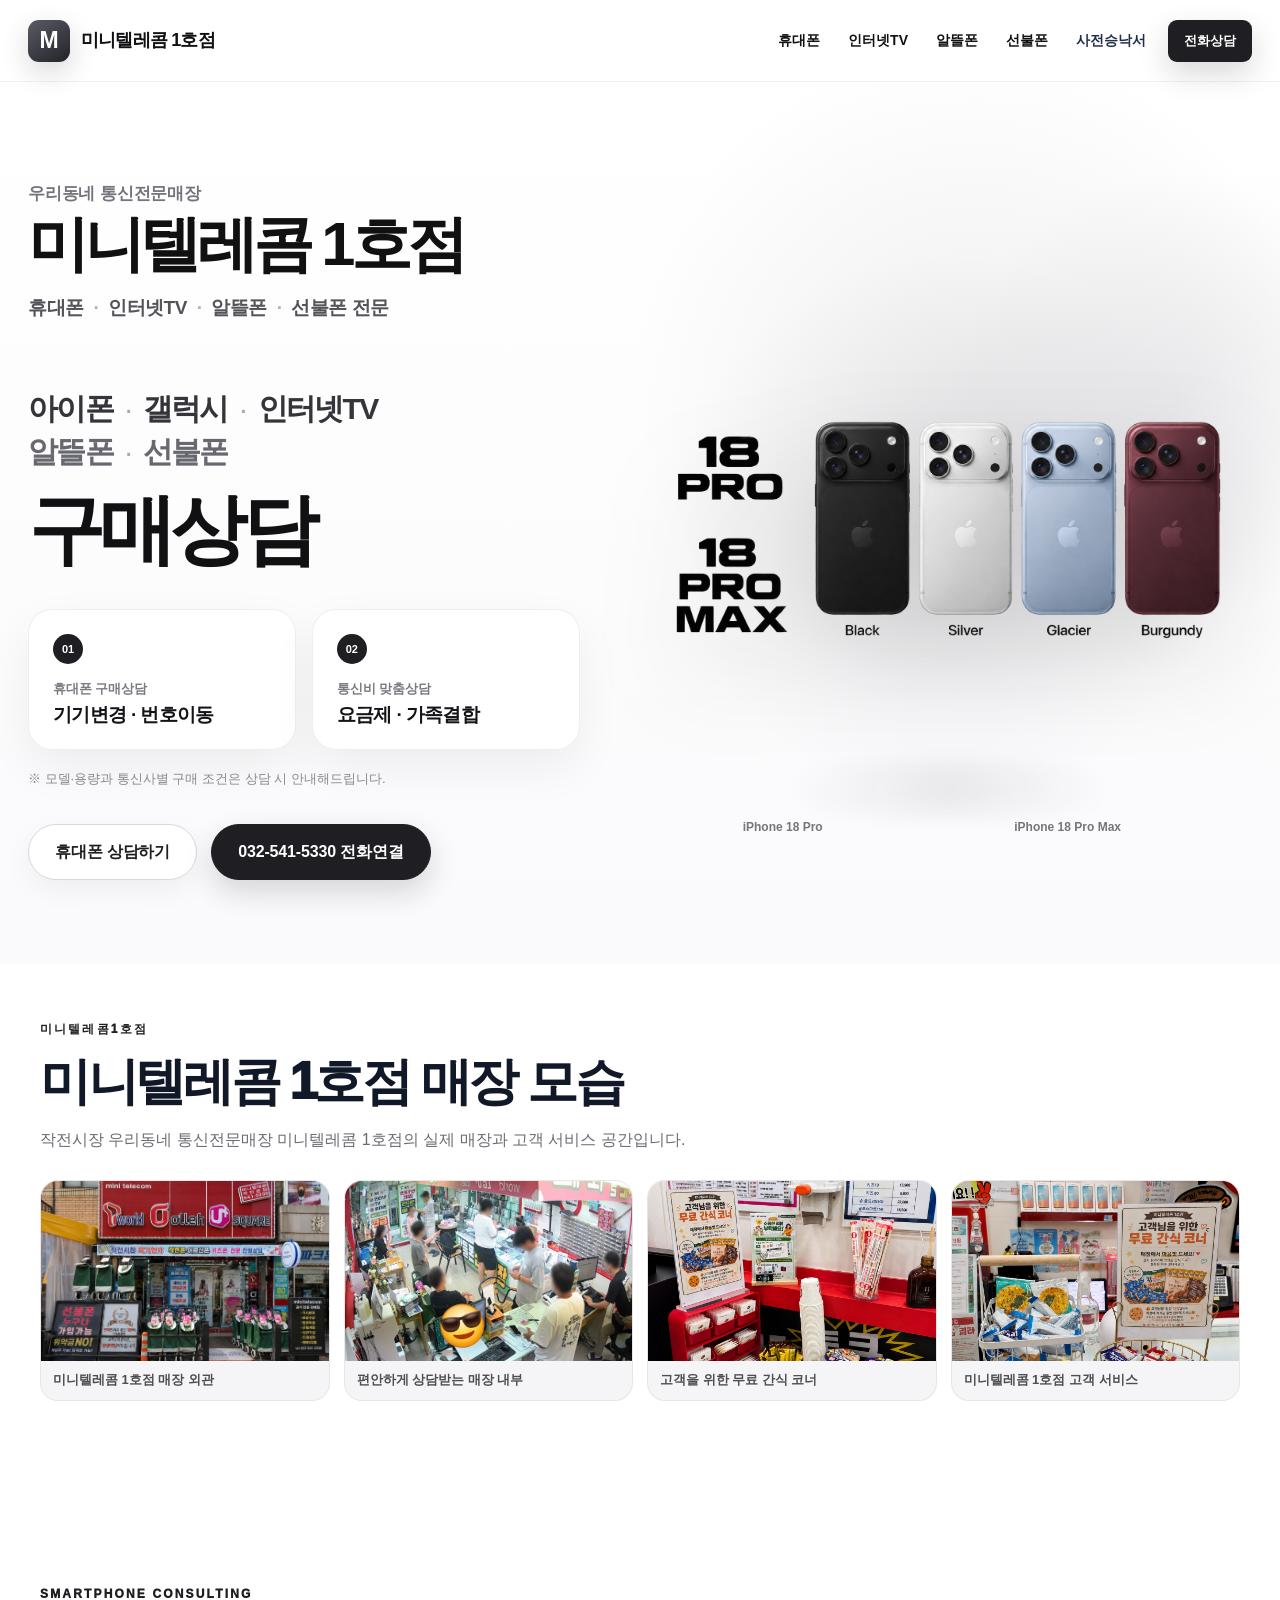
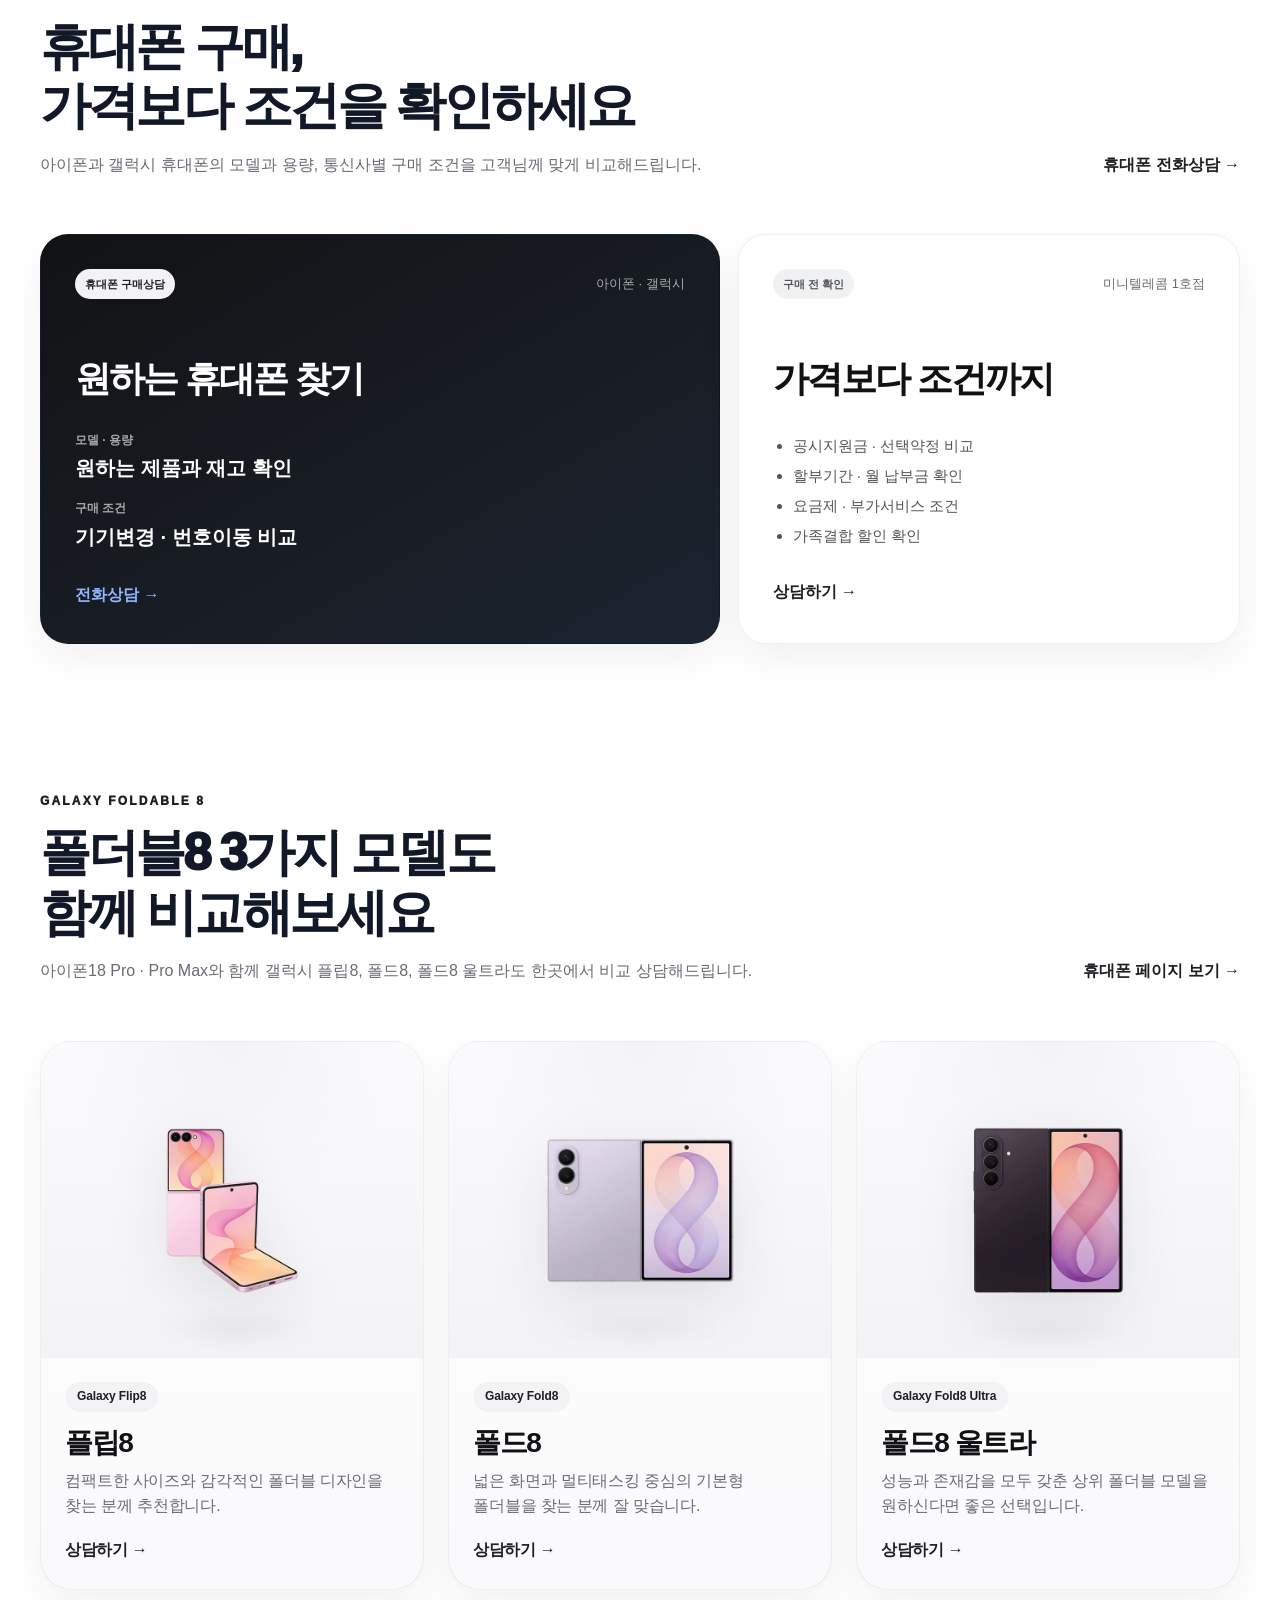
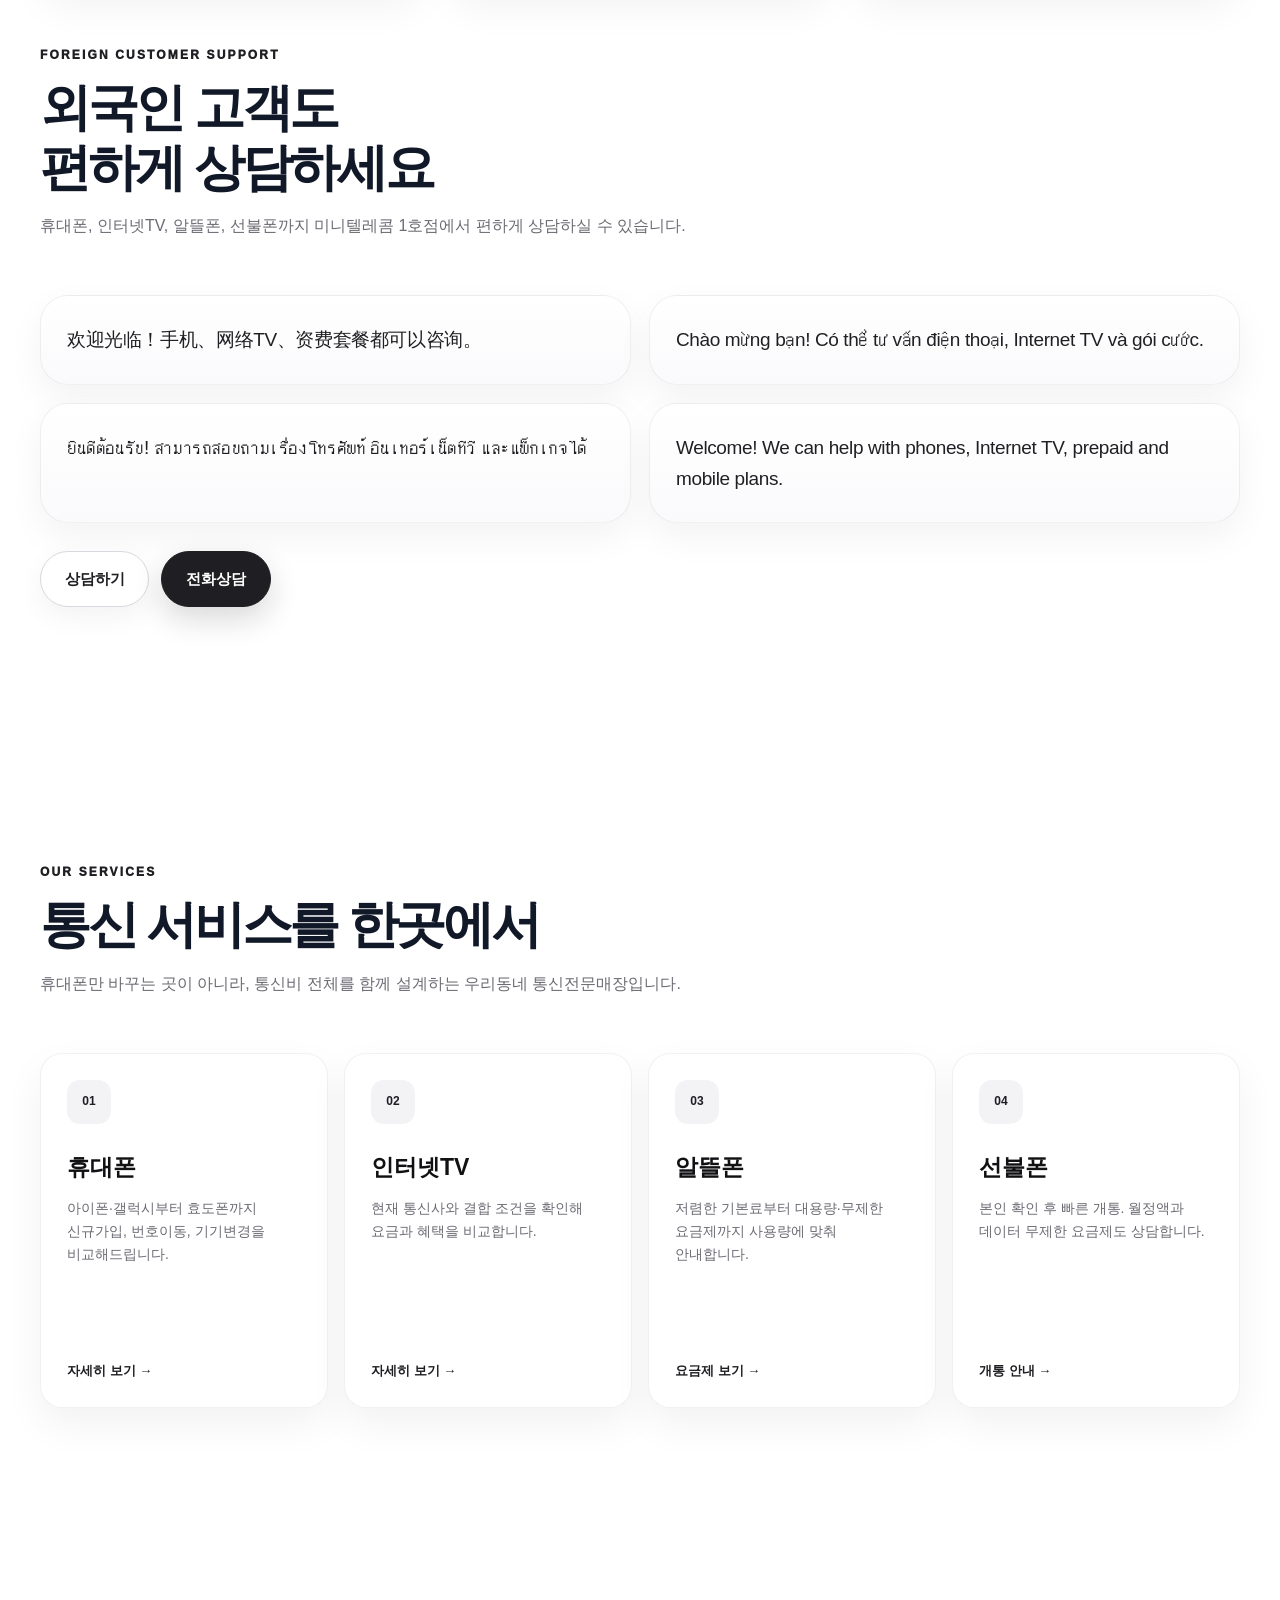
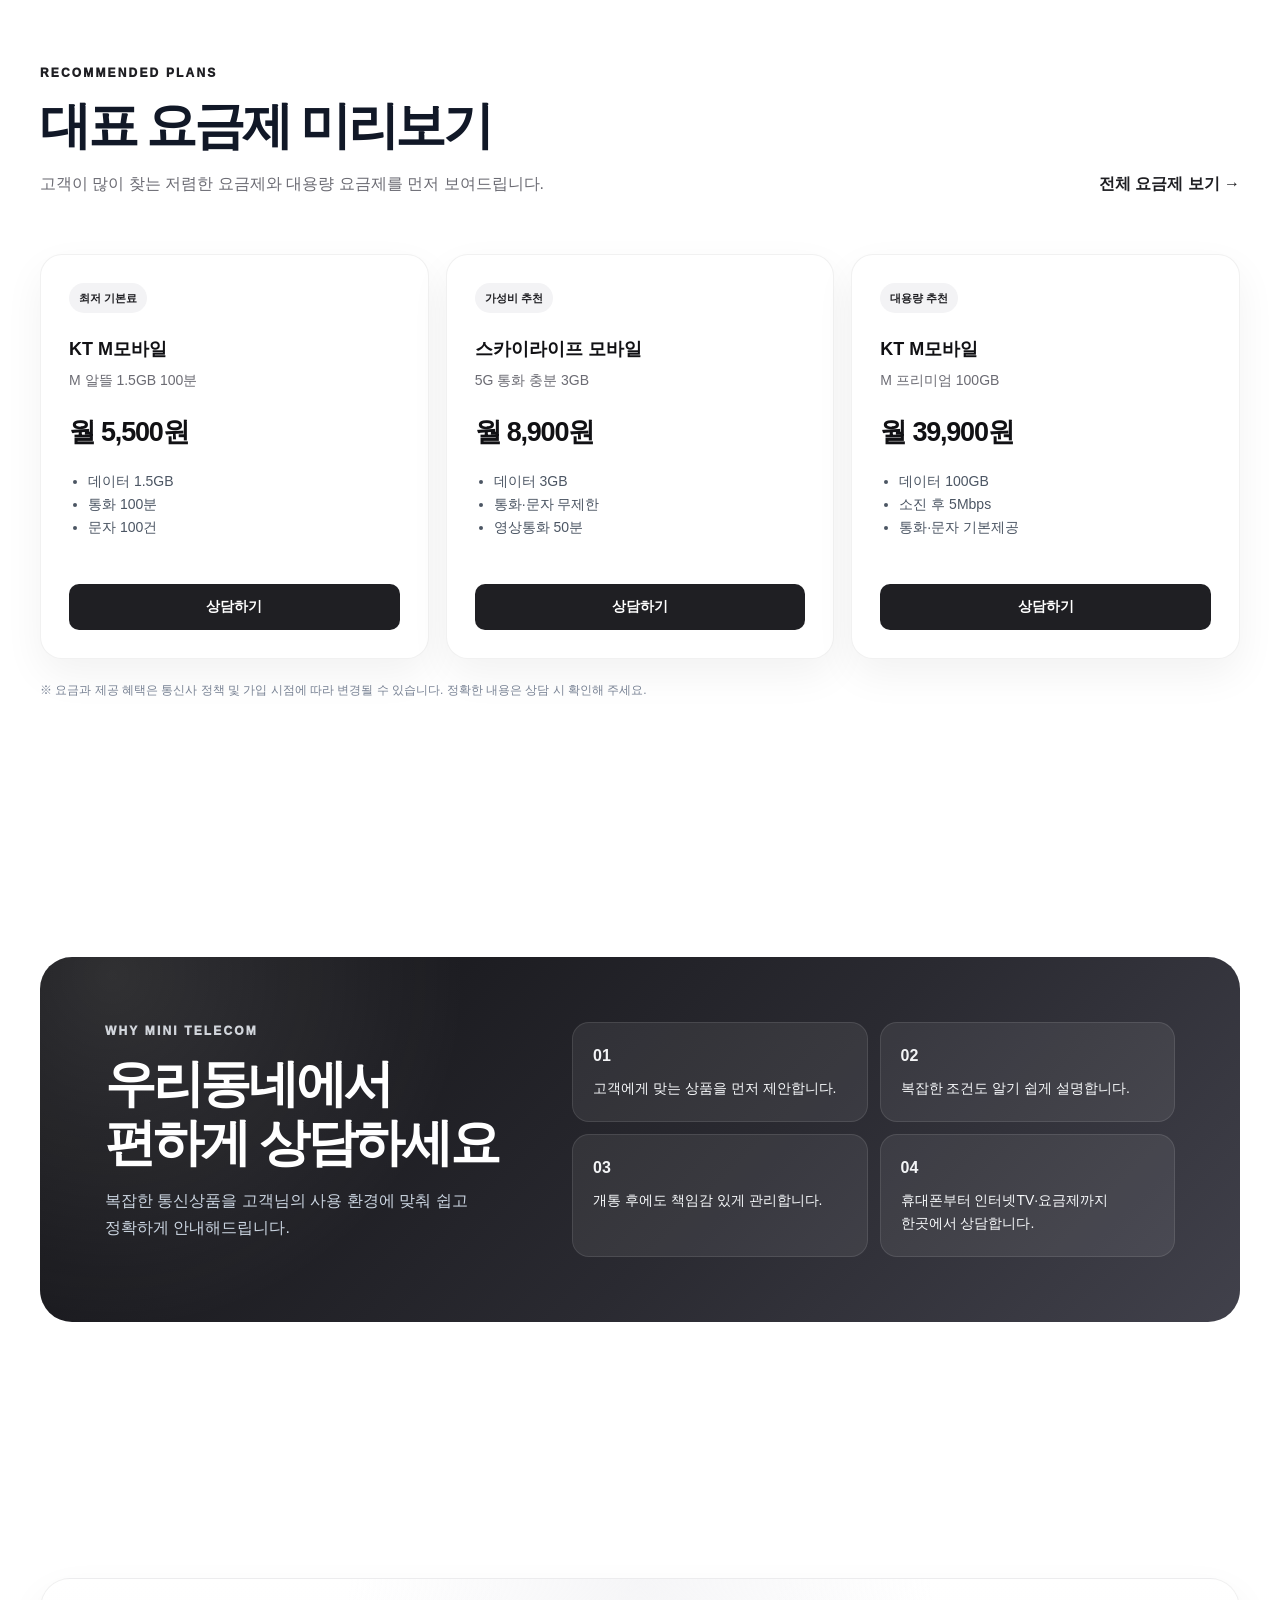
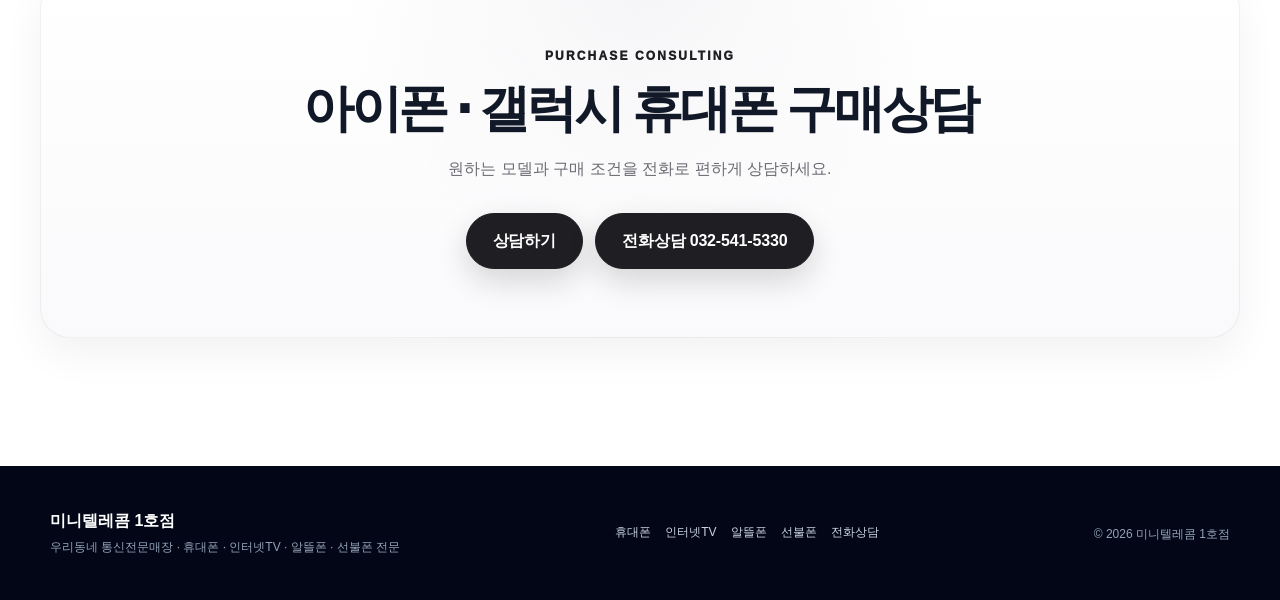
<file: index.html>
<!DOCTYPE html>
<html lang="ko">
<head>
  <meta charset="UTF-8" />
  <meta name="viewport" content="width=device-width, initial-scale=1.0" />
  <meta name="description" content="우리동네 통신전문매장 미니텔레콤 1호점. 아이폰과 갤럭시 휴대폰 구매조건, 인터넷TV, 알뜰폰, 선불폰 전화 상담." />
  <meta name="theme-color" content="#ffffff" />
  <title>미니텔레콤 1호점 | 휴대폰 구매상담</title>
  <link rel="canonical" href="https://minitelecom.vercel.app/" />
  <meta property="og:type" content="website" />
  <meta property="og:site_name" content="미니텔레콤 1호점" />
  <meta property="og:title" content="미니텔레콤 1호점 | 휴대폰 구매상담" />
  <meta property="og:description" content="작전시장 우리동네 통신전문매장 미니텔레콤 1호점. 휴대폰, 인터넷TV, 알뜰폰, 선불폰 상담." />
  <meta property="og:url" content="https://minitelecom.vercel.app/" />
  <meta property="og:image" content="https://minitelecom.vercel.app/images/store-exterior.jpg" />
  <meta property="og:image:alt" content="인천 계양구 작전시장 미니텔레콤 1호점 매장 외관" />
  <meta property="og:image" content="https://minitelecom.vercel.app/images/store-interior.jpg" />
  <meta property="og:image:alt" content="미니텔레콤 1호점 매장 내부 상담 모습" />
  <meta property="og:image" content="https://minitelecom.vercel.app/images/store-service-snack-1.jpg" />
  <meta property="og:image:alt" content="미니텔레콤 1호점 고객 무료 간식 코너" />
  <meta property="og:image" content="https://minitelecom.vercel.app/images/store-service-snack-2.jpg" />
  <meta property="og:image:alt" content="미니텔레콤 1호점 고객 서비스와 매장 내부" />
  <meta name="twitter:card" content="summary_large_image" />
  <meta name="twitter:title" content="미니텔레콤 1호점 | 휴대폰 구매상담" />
  <meta name="twitter:description" content="작전시장 우리동네 통신전문매장 미니텔레콤 1호점" />
  <meta name="twitter:image" content="https://minitelecom.vercel.app/images/store-exterior.jpg" />
  <script type="application/ld+json">
  {
    "@context": "https://schema.org",
    "@type": "Store",
    "name": "미니텔레콤 1호점",
    "url": "https://minitelecom.vercel.app/",
    "telephone": "+82-32-541-5330",
    "description": "작전시장 우리동네 통신전문매장. 휴대폰, 인터넷TV, 알뜰폰, 선불폰 상담.",
    "address": {
      "@type": "PostalAddress",
      "addressCountry": "KR",
      "addressRegion": "인천광역시",
      "addressLocality": "계양구",
      "streetAddress": "작전시장로 20"
    },
    "image": [
      "https://minitelecom.vercel.app/images/store-exterior.jpg",
      "https://minitelecom.vercel.app/images/store-interior.jpg",
      "https://minitelecom.vercel.app/images/store-service-snack-1.jpg",
      "https://minitelecom.vercel.app/images/store-service-snack-2.jpg"
    ]
  }
  </script>
  <link rel="stylesheet" href="style.css?v=12" />
  <style>
    /* Store gallery hard override: compact thumbnails on all devices */
    .store-photo-grid{display:grid!important;grid-template-columns:repeat(4,minmax(0,1fr))!important;gap:14px!important}
    .store-photo-card{margin:0!important;overflow:hidden!important;border-radius:18px!important;background:#f5f5f7!important}
    .store-photo-card img{display:block!important;width:100%!important;height:180px!important;max-height:180px!important;aspect-ratio:auto!important;object-fit:cover!important;object-position:center!important}
    .store-photo-card figcaption{padding:10px 12px 12px!important;font-size:13px!important;line-height:1.35!important}
    @media(max-width:900px){.store-photo-grid{grid-template-columns:repeat(2,minmax(0,1fr))!important}.store-photo-card img{height:165px!important;max-height:165px!important}}
    @media(max-width:520px){.store-gallery-section{padding-top:30px!important;padding-bottom:30px!important}.store-gallery-heading{margin-bottom:18px!important}.store-photo-grid{gap:8px!important}.store-photo-card{border-radius:12px!important}.store-photo-card img{height:125px!important;max-height:125px!important}.store-photo-card figcaption{padding:8px 8px 9px!important;font-size:11px!important}}
  </style>
</head>
<body>
  <header class="site-header">
    <div class="header-inner">
      <a class="brand" href="index.html" aria-label="미니텔레콤 1호점 홈">
        <span class="brand-mark" aria-hidden="true">M</span>
        <span class="brand-name">미니텔레콤 1호점</span>
      </a>
      <button class="menu-toggle" type="button" aria-expanded="false" aria-controls="main-nav" aria-label="메뉴 열기">
        <span class="menu-label">메뉴보기</span>
        <span class="menu-lines" aria-hidden="true"><i></i><i></i><i></i></span>
      </button>
      <nav id="main-nav" class="header-nav" aria-label="주요 메뉴">
        <a href="phone.html">휴대폰</a>
        <a href="internet.html">인터넷TV</a>
        <a href="mvno.html">알뜰폰</a>
        <a href="prepaid.html">선불폰</a>
        <a class="license-link" href="https://ictmarket.or.kr:8443/precon/pop_CertIcon.do?PRECON_REQ_ID=PRE0000006017&YN=1" target="_blank" rel="noopener noreferrer">사전승낙서</a>
        <a class="nav-cta" href="tel:0325415330">전화상담</a>
      </nav>
    </div>
  </header>

  <main>
    <section class="iphone-campaign-hero">
      <div class="iphone-hero-inner">
        <div class="iphone-hero-copy">
          <p class="store-identity">우리동네 통신전문매장</p>
          <h1 class="store-title">미니텔레콤 1호점</h1>
          <p class="store-services">휴대폰 <i>·</i> 인터넷TV <i>·</i> 알뜰폰 <i>·</i> 선불폰 전문</p>
          <div class="iphone-title-wrap main-service-title">
            <p class="main-service-list">아이폰 <i>·</i> 갤럭시 <i>·</i> 인터넷TV</p>
            <p class="main-service-list secondary">알뜰폰 <i>·</i> 선불폰</p>
            <h2 class="main-service-heading">구매상담</h2>
          </div>
          <div class="iphone-timeline" aria-label="휴대폰 구매 상담 안내">
            <div><span>01</span><small>휴대폰 구매상담</small><strong>기기변경 · 번호이동</strong></div>
            <div><span>02</span><small>통신비 맞춤상담</small><strong>요금제 · 가족결합</strong></div>
          </div>
          <p class="campaign-note">※ 모델·용량과 통신사별 구매 조건은 상담 시 안내해드립니다.</p>
          <div class="hero-actions iphone-actions">
            <a class="button apple-light" href="tel:0325415330">휴대폰 상담하기</a>
            <a class="button apple-blue" href="tel:0325415330">032-541-5330 전화연결</a>
          </div>
        </div>
        <div class="iphone-hero-visual">
          <div class="product-glow"></div>
          <img src="images/iphone18-pro-promax.png" alt="iPhone 18 Pro 다크체리와 iPhone 18 Pro Max 실버 이미지" />
          <div class="model-caption"><span>iPhone 18 Pro</span><span>iPhone 18 Pro Max</span></div>
        </div>
      </div>
    </section>

    <section class="section store-gallery-section" aria-labelledby="store-gallery-title">
      <div class="section-heading store-gallery-heading">
        <p class="eyebrow">미니텔레콤1호점</p>
        <h2 id="store-gallery-title">미니텔레콤 1호점 매장 모습</h2>
        <p>작전시장 우리동네 통신전문매장 미니텔레콤 1호점의 실제 매장과 고객 서비스 공간입니다.</p>
      </div>
      <div class="store-photo-grid">
        <figure class="store-photo-card">
          <img src="images/store-exterior.jpg" width="1254" height="1254" alt="인천 계양구 작전시장 미니텔레콤 1호점 매장 외관" />
          <figcaption>미니텔레콤 1호점 매장 외관</figcaption>
        </figure>
        <figure class="store-photo-card">
          <img src="images/store-interior.jpg" width="1448" height="1086" alt="미니텔레콤 1호점 매장 내부 휴대폰 상담 모습" />
          <figcaption>편안하게 상담받는 매장 내부</figcaption>
        </figure>
        <figure class="store-photo-card">
          <img src="images/store-service-snack-1.jpg" width="1086" height="1448" alt="미니텔레콤 1호점 고객을 위한 무료 간식 코너" />
          <figcaption>고객을 위한 무료 간식 코너</figcaption>
        </figure>
        <figure class="store-photo-card">
          <img src="images/store-service-snack-2.jpg" width="1086" height="1448" alt="미니텔레콤 1호점 고객 서비스와 매장 내부" />
          <figcaption>미니텔레콤 1호점 고객 서비스</figcaption>
        </figure>
      </div>
    </section>

    <section id="events" class="section preorder-section">
      <div class="section-heading split-heading">
        <div>
          <p class="eyebrow">SMARTPHONE CONSULTING</p>
          <h2>휴대폰 구매,<br>가격보다 조건을 확인하세요</h2>
          <p>아이폰과 갤럭시 휴대폰의 모델과 용량, 통신사별 구매 조건을 고객님께 맞게 비교해드립니다.</p>
        </div>
        <a class="text-link" href="tel:0325415330">휴대폰 전화상담 →</a>
      </div>
      <div class="preorder-grid">
        <article class="preorder-card primary">
          <div class="preorder-card-top"><span class="pill">휴대폰 구매상담</span><small>아이폰 · 갤럭시</small></div>
          <h3>원하는 휴대폰 찾기</h3>
          <p>모델 · 용량</p><strong>원하는 제품과 재고 확인</strong>
          <p>구매 조건</p><strong>기기변경 · 번호이동 비교</strong>
          <a href="tel:0325415330">전화상담 →</a>
        </article>
        <article class="preorder-card secondary">
          <div class="preorder-card-top"><span class="pill muted-pill">구매 전 확인</span><small>미니텔레콤 1호점</small></div>
          <h3>가격보다 조건까지</h3>
          <ul>
            <li>공시지원금 · 선택약정 비교</li>
            <li>할부기간 · 월 납부금 확인</li>
            <li>요금제 · 부가서비스 조건</li>
            <li>가족결합 할인 확인</li>
          </ul>
          <a href="tel:0325415330">상담하기 →</a>
        </article>
      </div>
    </section>


    <section class="section foldables-section">
      <div class="section-heading split-heading">
        <div>
          <p class="eyebrow">GALAXY FOLDABLE 8</p>
          <h2>폴더블8 3가지 모델도<br>함께 비교해보세요</h2>
          <p>아이폰18 Pro · Pro Max와 함께 갤럭시 플립8, 폴드8, 폴드8 울트라도 한곳에서 비교 상담해드립니다.</p>
        </div>
        <a class="text-link" href="phone.html">휴대폰 페이지 보기 →</a>
      </div>
      <div class="foldable-grid">
        <article class="foldable-card">
          <div class="foldable-image-wrap"><img src="images/flip8.png" alt="갤럭시 플립8 이미지" /></div>
          <div class="foldable-copy">
            <span class="foldable-kicker">Galaxy Flip8</span>
            <h3>플립8</h3>
            <p>컴팩트한 사이즈와 감각적인 폴더블 디자인을 찾는 분께 추천합니다.</p>
            <a href="tel:0325415330">상담하기 →</a>
          </div>
        </article>
        <article class="foldable-card">
          <div class="foldable-image-wrap"><img src="images/fold8.png" alt="갤럭시 폴드8 이미지" /></div>
          <div class="foldable-copy">
            <span class="foldable-kicker">Galaxy Fold8</span>
            <h3>폴드8</h3>
            <p>넓은 화면과 멀티태스킹 중심의 기본형 폴더블을 찾는 분께 잘 맞습니다.</p>
            <a href="tel:0325415330">상담하기 →</a>
          </div>
        </article>
        <article class="foldable-card">
          <div class="foldable-image-wrap"><img src="images/fold8-ultra.png" alt="갤럭시 폴드8 울트라 이미지" /></div>
          <div class="foldable-copy">
            <span class="foldable-kicker">Galaxy Fold8 Ultra</span>
            <h3>폴드8 울트라</h3>
            <p>성능과 존재감을 모두 갖춘 상위 폴더블 모델을 원하신다면 좋은 선택입니다.</p>
            <a href="tel:0325415330">상담하기 →</a>
          </div>
        </article>
      </div>
    </section>


    <section class="section foreign-section">
      <div class="section-heading">
        <p class="eyebrow">FOREIGN CUSTOMER SUPPORT</p>
        <h2>외국인 고객도<br>편하게 상담하세요</h2>
        <p>휴대폰, 인터넷TV, 알뜰폰, 선불폰까지 미니텔레콤 1호점에서 편하게 상담하실 수 있습니다.</p>
      </div>
      <div class="foreign-grid">
        <article class="foreign-card"><p>欢迎光临！手机、网络TV、资费套餐都可以咨询。</p></article>
        <article class="foreign-card"><p>Chào mừng bạn! Có thể tư vấn điện thoại, Internet TV và gói cước.</p></article>
        <article class="foreign-card"><p>ยินดีต้อนรับ! สามารถสอบถามเรื่องโทรศัพท์ อินเทอร์เน็ตทีวี และแพ็กเกจได้</p></article>
        <article class="foreign-card"><p>Welcome! We can help with phones, Internet TV, prepaid and mobile plans.</p></article>
      </div>
      <div class="foreign-actions">
        <a class="button apple-light" href="tel:0325415330">상담하기</a>
        <a class="button apple-blue" href="tel:0325415330">전화상담</a>
      </div>
    </section>

    <section class="section services-section">
      <div class="section-heading">
        <p class="eyebrow">OUR SERVICES</p>
        <h2>통신 서비스를 한곳에서</h2>
        <p>휴대폰만 바꾸는 곳이 아니라, 통신비 전체를 함께 설계하는 우리동네 통신전문매장입니다.</p>
      </div>
      <div class="service-grid">
        <a class="service-card" href="phone.html"><span>01</span><h3>휴대폰</h3><p>아이폰·갤럭시부터 효도폰까지 신규가입, 번호이동, 기기변경을 비교해드립니다.</p><b>자세히 보기 →</b></a>
        <a class="service-card" href="internet.html"><span>02</span><h3>인터넷TV</h3><p>현재 통신사와 결합 조건을 확인해 요금과 혜택을 비교합니다.</p><b>자세히 보기 →</b></a>
        <a class="service-card" href="mvno.html"><span>03</span><h3>알뜰폰</h3><p>저렴한 기본료부터 대용량·무제한 요금제까지 사용량에 맞춰 안내합니다.</p><b>요금제 보기 →</b></a>
        <a class="service-card" href="prepaid.html"><span>04</span><h3>선불폰</h3><p>본인 확인 후 빠른 개통. 월정액과 데이터 무제한 요금제도 상담합니다.</p><b>개통 안내 →</b></a>
      </div>
    </section>

    <section class="section plan-preview">
      <div class="section-heading split-heading"><div><p class="eyebrow">RECOMMENDED PLANS</p><h2>대표 요금제 미리보기</h2><p>고객이 많이 찾는 저렴한 요금제와 대용량 요금제를 먼저 보여드립니다.</p></div><a class="text-link" href="mvno.html">전체 요금제 보기 →</a></div>
      <div class="plan-grid">
        <article class="plan-card"><span class="plan-type">최저 기본료</span><h3>KT M모바일</h3><p class="plan-name">M 알뜰 1.5GB 100분</p><p class="price"><b>월 5,500원</b></p><ul><li>데이터 1.5GB</li><li>통화 100분</li><li>문자 100건</li></ul><a href="tel:0325415330">상담하기</a></article>
        <article class="plan-card"><span class="plan-type">가성비 추천</span><h3>스카이라이프 모바일</h3><p class="plan-name">5G 통화 충분 3GB</p><p class="price"><b>월 8,900원</b></p><ul><li>데이터 3GB</li><li>통화·문자 무제한</li><li>영상통화 50분</li></ul><a href="tel:0325415330">상담하기</a></article>
        <article class="plan-card"><span class="plan-type">대용량 추천</span><h3>KT M모바일</h3><p class="plan-name">M 프리미엄 100GB</p><p class="price"><b>월 39,900원</b></p><ul><li>데이터 100GB</li><li>소진 후 5Mbps</li><li>통화·문자 기본제공</li></ul><a href="tel:0325415330">상담하기</a></article>
      </div>
      <p class="policy-note">※ 요금과 제공 혜택은 통신사 정책 및 가입 시점에 따라 변경될 수 있습니다. 정확한 내용은 상담 시 확인해 주세요.</p>
    </section>

    <section class="section promise-section">
      <div class="promise-panel">
        <div><p class="eyebrow eyebrow-light">WHY MINI TELECOM</p><h2>우리동네에서<br />편하게 상담하세요</h2><p>복잡한 통신상품을 고객님의 사용 환경에 맞춰 쉽고 정확하게 안내해드립니다.</p></div>
        <div class="promise-list"><div><strong>01</strong><p>고객에게 맞는 상품을 먼저 제안합니다.</p></div><div><strong>02</strong><p>복잡한 조건도 알기 쉽게 설명합니다.</p></div><div><strong>03</strong><p>개통 후에도 책임감 있게 관리합니다.</p></div><div><strong>04</strong><p>휴대폰부터 인터넷TV·요금제까지 한곳에서 상담합니다.</p></div></div>
      </div>
    </section>

    <section class="section contact-section">
      <div class="contact-card">
        <p class="eyebrow">PURCHASE CONSULTING</p>
        <h2>아이폰 · 갤럭시 휴대폰 구매상담</h2>
        <p>원하는 모델과 구매 조건을 전화로 편하게 상담하세요.</p>
        <div class="contact-actions">
          <a class="button button-dark" href="tel:0325415330">상담하기</a>
          <a class="button apple-blue" href="tel:0325415330">전화상담 032-541-5330</a>
          
          
        </div>
      </div>
    </section>
  </main>

  <footer class="site-footer">
    <div class="footer-inner">
      <div><strong>미니텔레콤 1호점</strong><p>우리동네 통신전문매장 · 휴대폰 · 인터넷TV · 알뜰폰 · 선불폰 전문</p></div>
      <nav><a href="phone.html">휴대폰</a><a href="internet.html">인터넷TV</a><a href="mvno.html">알뜰폰</a><a href="prepaid.html">선불폰</a><a href="tel:0325415330">전화상담</a></nav>
      <p>© 2026 미니텔레콤 1호점</p>
    </div>
  </footer>
  <div class="mobile-bottom-bar"><a href="tel:0325415330">휴대폰 상담</a><a href="tel:0325415330">전화걸기</a></div>
  <script src="script.js"></script>
</body>
</html>
</file>
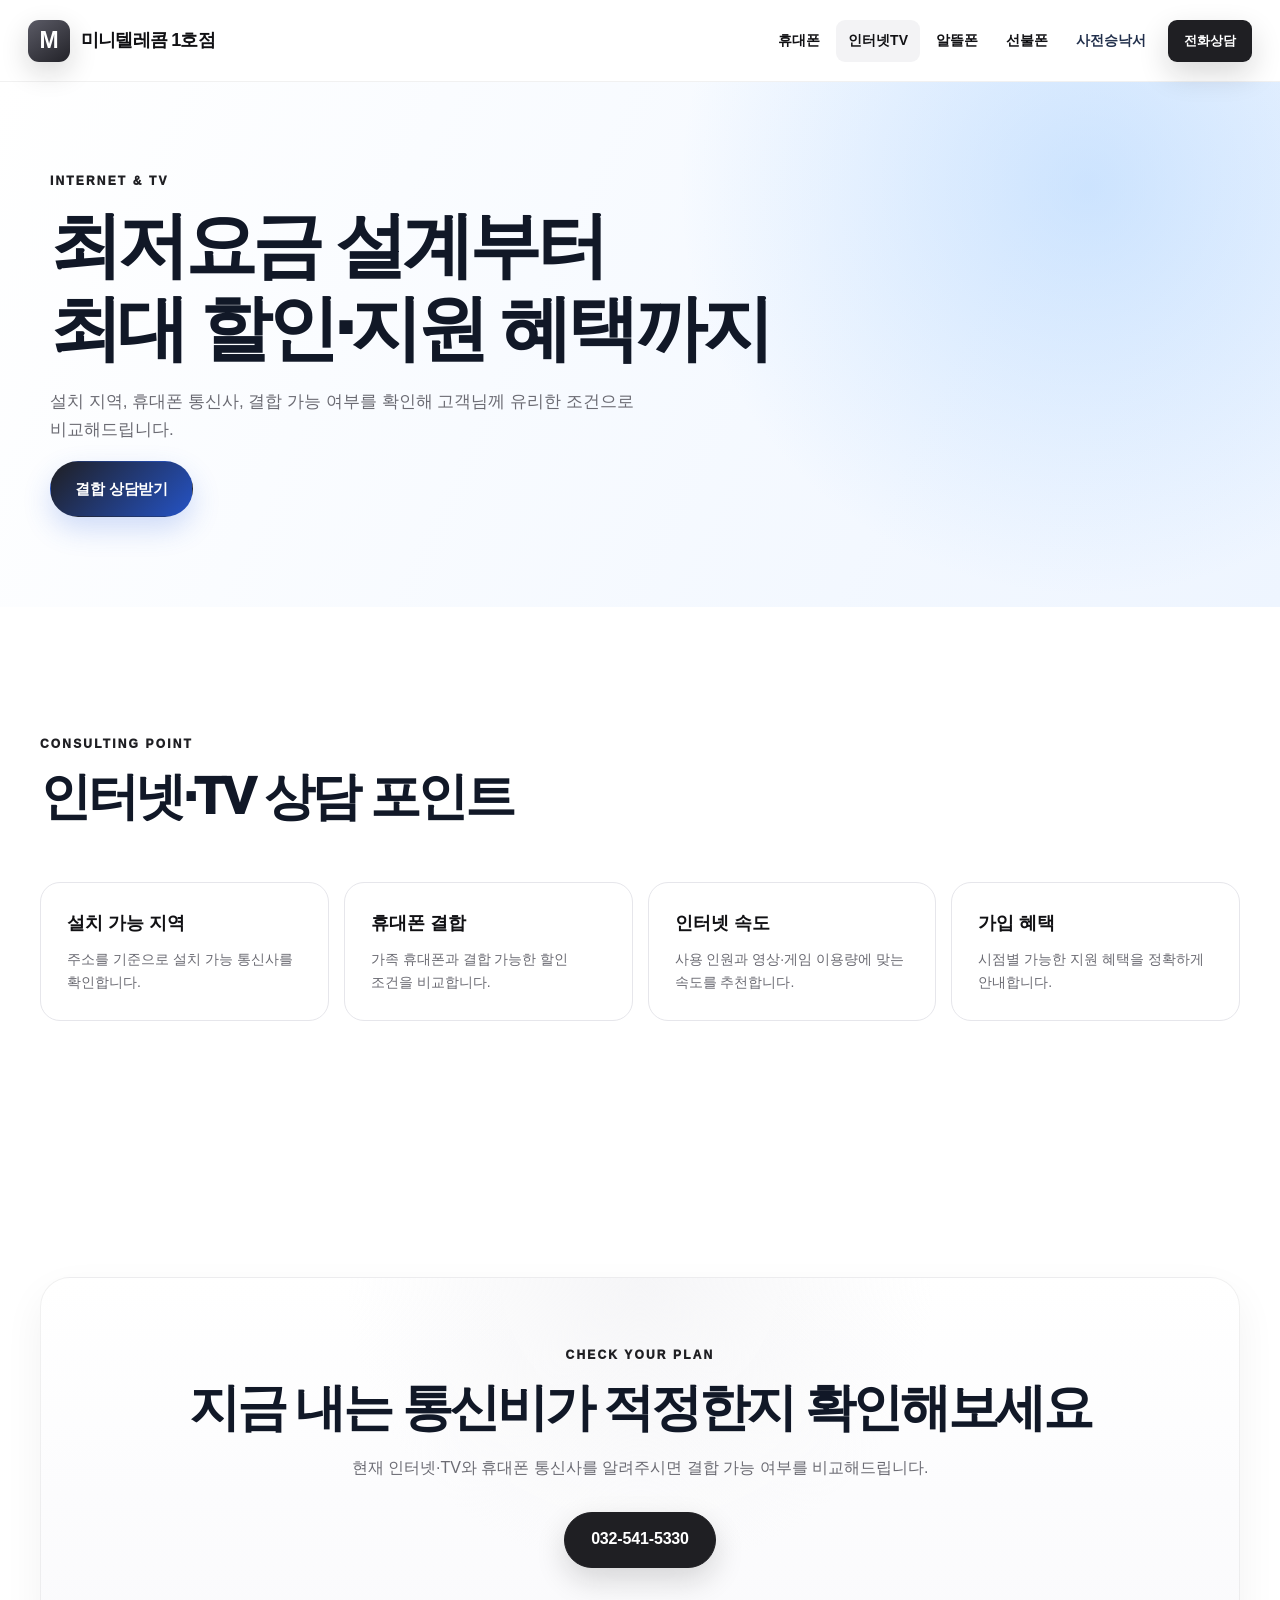
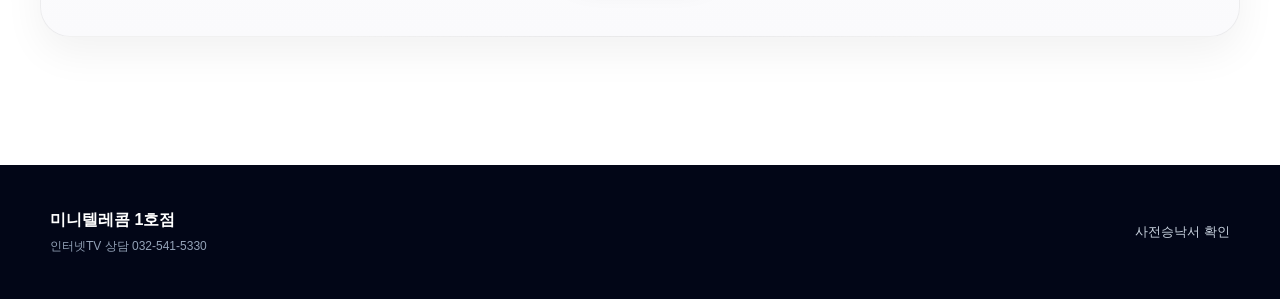
<file: internet.html>
<!DOCTYPE html><html lang="ko"><head><meta charset="UTF-8"><meta name="viewport" content="width=device-width,initial-scale=1"><meta name="description" content="인터넷 TV 결합 할인과 가입 상담"><title>인터넷TV | 미니텔레콤 1호점</title><link rel="stylesheet" href="style.css?v=10"></head><body>
<header class="site-header"><div class="header-inner"><a class="brand" href="index.html"><span class="brand-mark">M</span><span class="brand-name">미니텔레콤 1호점</span></a><button class="menu-toggle" type="button" aria-expanded="false" aria-controls="main-nav"><span></span><span></span><span></span></button><nav id="main-nav" class="header-nav"><a href="phone.html">휴대폰</a><a class="active" href="internet.html">인터넷TV</a><a href="mvno.html">알뜰폰</a><a href="prepaid.html">선불폰</a><a class="license-link" href="https://ictmarket.or.kr:8443/precon/pop_CertIcon.do?PRECON_REQ_ID=PRE0000006017&YN=1" target="_blank" rel="noopener noreferrer">사전승낙서</a><a class="nav-cta" href="tel:0325415330">전화상담</a></nav></div></header>
<main><section class="subhero internet-hero"><div><p class="eyebrow">INTERNET & TV</p><h1>최저요금 설계부터<br>최대 할인·지원 혜택까지</h1><p>설치 지역, 휴대폰 통신사, 결합 가능 여부를 확인해 고객님께 유리한 조건으로 비교해드립니다.</p><a class="button button-blue" href="tel:0325415330">결합 상담받기</a></div></section>
<section class="section"><div class="section-heading"><p class="eyebrow">CONSULTING POINT</p><h2>인터넷·TV 상담 포인트</h2></div><div class="tip-grid"><div><b>설치 가능 지역</b><p>주소를 기준으로 설치 가능 통신사를 확인합니다.</p></div><div><b>휴대폰 결합</b><p>가족 휴대폰과 결합 가능한 할인 조건을 비교합니다.</p></div><div><b>인터넷 속도</b><p>사용 인원과 영상·게임 이용량에 맞는 속도를 추천합니다.</p></div><div><b>가입 혜택</b><p>시점별 가능한 지원 혜택을 정확하게 안내합니다.</p></div></div></section>
<section class="section contact-section"><div class="contact-card"><p class="eyebrow">CHECK YOUR PLAN</p><h2>지금 내는 통신비가 적정한지 확인해보세요</h2><p>현재 인터넷·TV와 휴대폰 통신사를 알려주시면 결합 가능 여부를 비교해드립니다.</p><div class="contact-actions"><a class="button button-dark" href="tel:0325415330">032-541-5330</a></div></div></section></main>
<footer class="site-footer"><div class="footer-inner"><div><strong>미니텔레콤 1호점</strong><p>인터넷TV 상담 032-541-5330</p></div><a href="https://ictmarket.or.kr:8443/precon/pop_CertIcon.do?PRECON_REQ_ID=PRE0000006017&YN=1" target="_blank" rel="noopener noreferrer">사전승낙서 확인</a></div></footer><div class="mobile-bottom-bar"><a href="tel:0325415330">상담하기</a><a href="tel:0325415330">전화걸기</a></div><script src="script.js"></script></body></html>
</file>
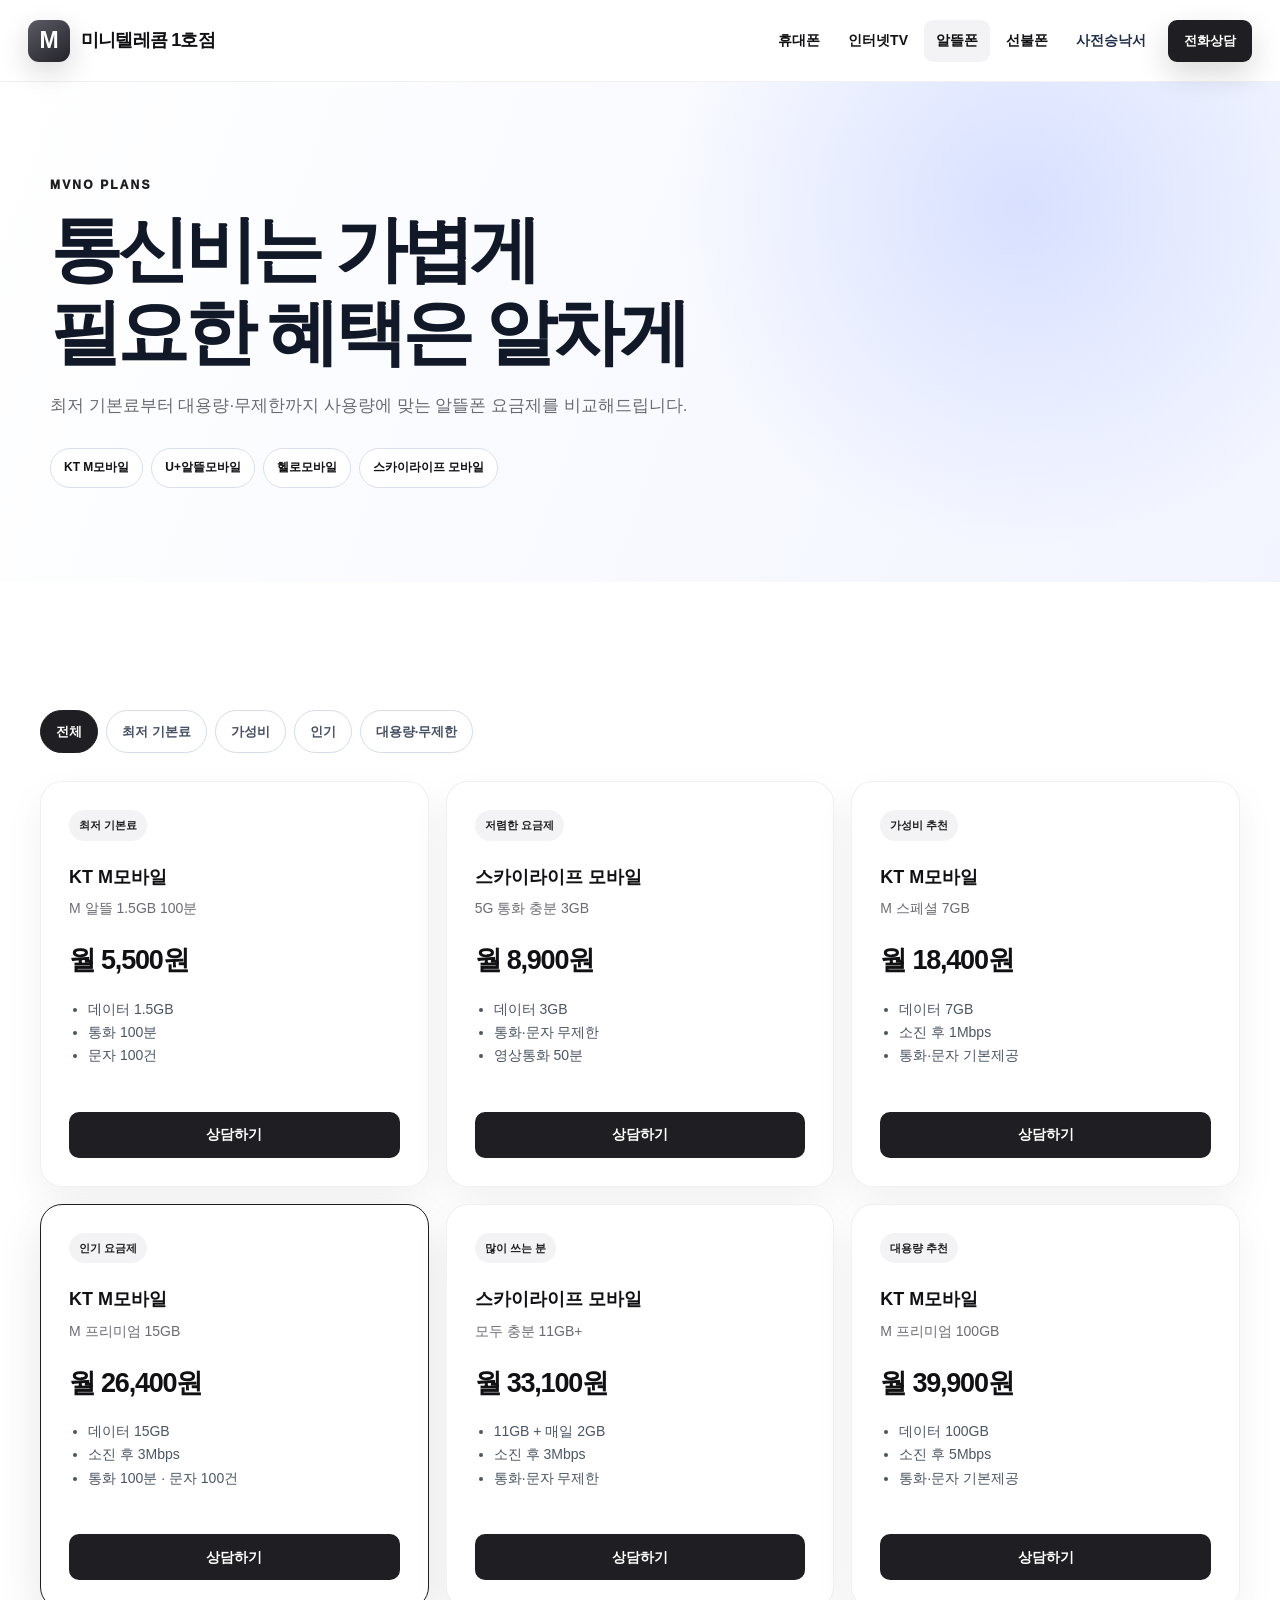
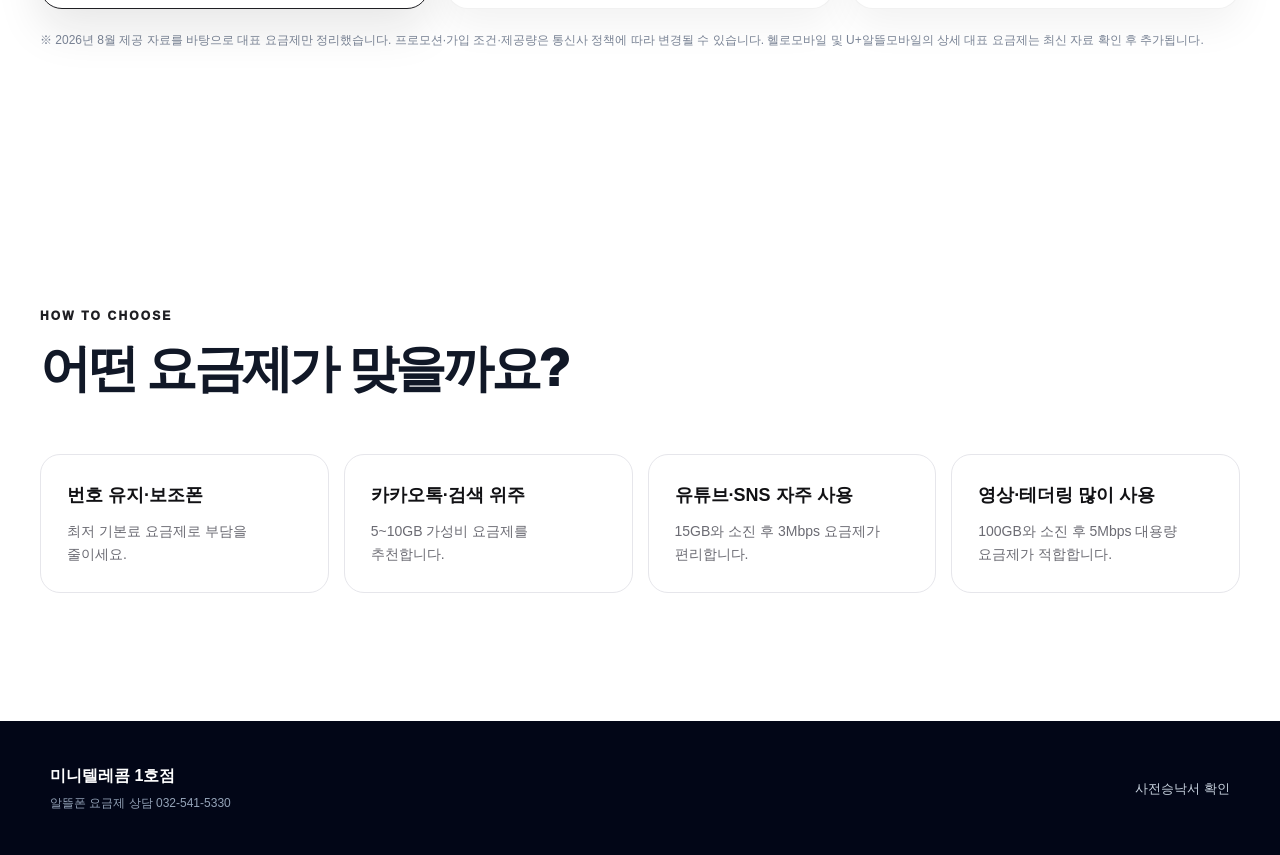
<file: mvno.html>
<!DOCTYPE html><html lang="ko"><head><meta charset="UTF-8"><meta name="viewport" content="width=device-width,initial-scale=1"><meta name="description" content="미니텔레콤 1호점 알뜰폰 요금제 비교"><title>알뜰폰 요금제 | 미니텔레콤 1호점</title><link rel="stylesheet" href="style.css?v=10"></head><body>
<header class="site-header"><div class="header-inner"><a class="brand" href="index.html"><span class="brand-mark">M</span><span class="brand-name">미니텔레콤 1호점</span></a><button class="menu-toggle" type="button" aria-expanded="false" aria-controls="main-nav"><span></span><span></span><span></span></button><nav id="main-nav" class="header-nav"><a href="phone.html">휴대폰</a><a href="internet.html">인터넷TV</a><a class="active" href="mvno.html">알뜰폰</a><a href="prepaid.html">선불폰</a><a class="license-link" href="https://ictmarket.or.kr:8443/precon/pop_CertIcon.do?PRECON_REQ_ID=PRE0000006017&YN=1" target="_blank" rel="noopener noreferrer">사전승낙서</a><a class="nav-cta" href="tel:0325415330">전화상담</a></nav></div></header>
<main><section class="subhero"><div><p class="eyebrow">MVNO PLANS</p><h1>통신비는 가볍게<br>필요한 혜택은 알차게</h1><p>최저 기본료부터 대용량·무제한까지 사용량에 맞는 알뜰폰 요금제를 비교해드립니다.</p><div class="carrier-chips"><span>KT M모바일</span><span>U+알뜰모바일</span><span>헬로모바일</span><span>스카이라이프 모바일</span></div></div></section>
<section class="section"><div class="filter-row"><button class="filter-btn active" data-filter="all">전체</button><button class="filter-btn" data-filter="lowest">최저 기본료</button><button class="filter-btn" data-filter="value">가성비</button><button class="filter-btn" data-filter="popular">인기</button><button class="filter-btn" data-filter="unlimited">대용량·무제한</button></div><div class="plan-grid detailed">
<article class="plan-card" data-category="lowest"><span class="plan-type">최저 기본료</span><h3>KT M모바일</h3><p class="plan-name">M 알뜰 1.5GB 100분</p><p class="price"><b>월 5,500원</b></p><ul><li>데이터 1.5GB</li><li>통화 100분</li><li>문자 100건</li></ul><a href="tel:0325415330">상담하기</a></article>
<article class="plan-card" data-category="lowest value"><span class="plan-type">저렴한 요금제</span><h3>스카이라이프 모바일</h3><p class="plan-name">5G 통화 충분 3GB</p><p class="price"><b>월 8,900원</b></p><ul><li>데이터 3GB</li><li>통화·문자 무제한</li><li>영상통화 50분</li></ul><a href="tel:0325415330">상담하기</a></article>
<article class="plan-card" data-category="value"><span class="plan-type">가성비 추천</span><h3>KT M모바일</h3><p class="plan-name">M 스페셜 7GB</p><p class="price"><b>월 18,400원</b></p><ul><li>데이터 7GB</li><li>소진 후 1Mbps</li><li>통화·문자 기본제공</li></ul><a href="tel:0325415330">상담하기</a></article>
<article class="plan-card popular" data-category="popular"><span class="plan-type">인기 요금제</span><h3>KT M모바일</h3><p class="plan-name">M 프리미엄 15GB</p><p class="price"><b>월 26,400원</b></p><ul><li>데이터 15GB</li><li>소진 후 3Mbps</li><li>통화 100분 · 문자 100건</li></ul><a href="tel:0325415330">상담하기</a></article>
<article class="plan-card" data-category="popular unlimited"><span class="plan-type">많이 쓰는 분</span><h3>스카이라이프 모바일</h3><p class="plan-name">모두 충분 11GB+</p><p class="price"><b>월 33,100원</b></p><ul><li>11GB + 매일 2GB</li><li>소진 후 3Mbps</li><li>통화·문자 무제한</li></ul><a href="tel:0325415330">상담하기</a></article>
<article class="plan-card" data-category="unlimited"><span class="plan-type">대용량 추천</span><h3>KT M모바일</h3><p class="plan-name">M 프리미엄 100GB</p><p class="price"><b>월 39,900원</b></p><ul><li>데이터 100GB</li><li>소진 후 5Mbps</li><li>통화·문자 기본제공</li></ul><a href="tel:0325415330">상담하기</a></article>
</div><p class="policy-note">※ 2026년 8월 제공 자료를 바탕으로 대표 요금제만 정리했습니다. 프로모션·가입 조건·제공량은 통신사 정책에 따라 변경될 수 있습니다. 헬로모바일 및 U+알뜰모바일의 상세 대표 요금제는 최신 자료 확인 후 추가됩니다.</p></section>
<section class="section faq-section"><div class="section-heading"><p class="eyebrow">HOW TO CHOOSE</p><h2>어떤 요금제가 맞을까요?</h2></div><div class="tip-grid"><div><b>번호 유지·보조폰</b><p>최저 기본료 요금제로 부담을 줄이세요.</p></div><div><b>카카오톡·검색 위주</b><p>5~10GB 가성비 요금제를 추천합니다.</p></div><div><b>유튜브·SNS 자주 사용</b><p>15GB와 소진 후 3Mbps 요금제가 편리합니다.</p></div><div><b>영상·테더링 많이 사용</b><p>100GB와 소진 후 5Mbps 대용량 요금제가 적합합니다.</p></div></div></section></main>
<footer class="site-footer"><div class="footer-inner"><div><strong>미니텔레콤 1호점</strong><p>알뜰폰 요금제 상담 032-541-5330</p></div><a href="https://ictmarket.or.kr:8443/precon/pop_CertIcon.do?PRECON_REQ_ID=PRE0000006017&YN=1" target="_blank" rel="noopener noreferrer">사전승낙서 확인</a></div></footer><div class="mobile-bottom-bar"><a href="tel:0325415330">상담하기</a><a href="tel:0325415330">전화걸기</a></div><script src="script.js"></script></body></html>
</file>
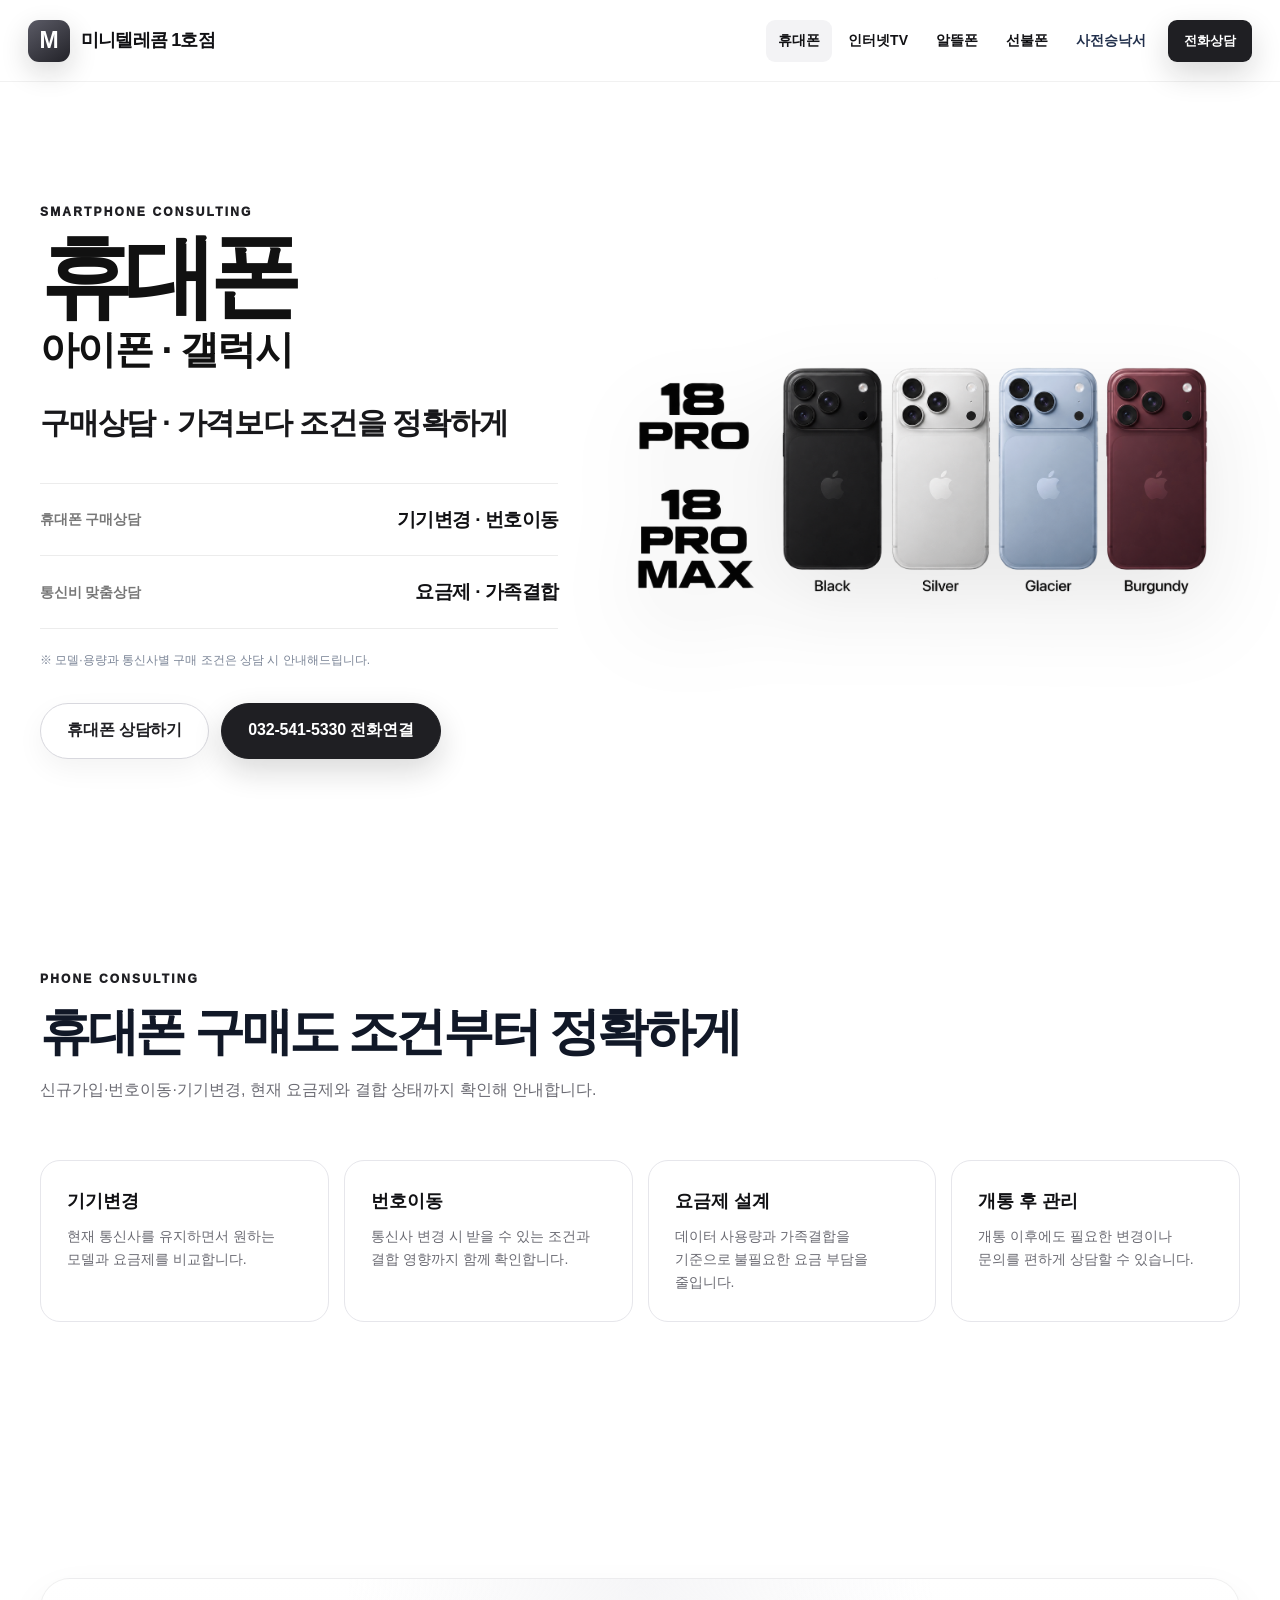
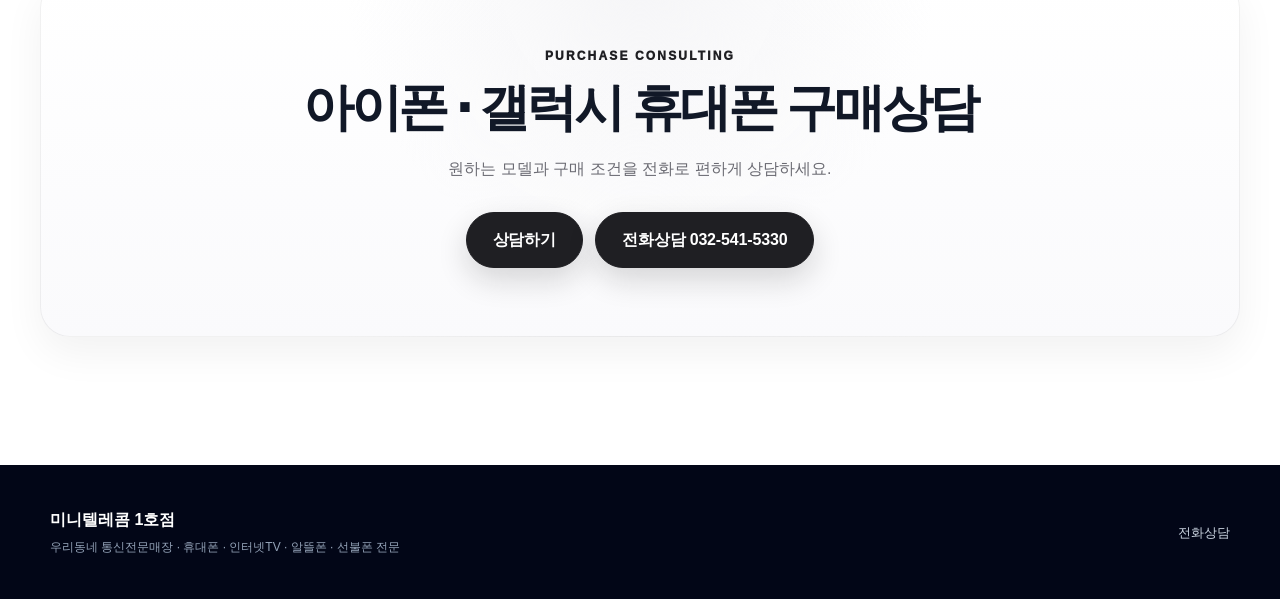
<file: phone.html>
<!DOCTYPE html>
<html lang="ko">
<head>
  <meta charset="UTF-8" />
  <meta name="viewport" content="width=device-width, initial-scale=1" />
  <meta name="description" content="미니텔레콤 1호점 휴대폰 구매상담. 아이폰과 갤럭시 휴대폰의 기기변경·번호이동 조건 비교." />
  <title>휴대폰 | 미니텔레콤 1호점</title>
  <link rel="stylesheet" href="style.css?v=10" />
</head>
<body>
<header class="site-header"><div class="header-inner"><a class="brand" href="index.html"><span class="brand-mark">M</span><span class="brand-name">미니텔레콤 1호점</span></a><button class="menu-toggle" type="button" aria-expanded="false" aria-controls="main-nav"><span class="menu-label">메뉴보기</span><span class="menu-lines"><i></i><i></i><i></i></span></button><nav id="main-nav" class="header-nav"><a class="active" href="phone.html">휴대폰</a><a href="internet.html">인터넷TV</a><a href="mvno.html">알뜰폰</a><a href="prepaid.html">선불폰</a><a class="license-link" href="https://ictmarket.or.kr:8443/precon/pop_CertIcon.do?PRECON_REQ_ID=PRE0000006017&YN=1" target="_blank" rel="noopener noreferrer">사전승낙서</a><a class="nav-cta" href="tel:0325415330">전화상담</a></nav></div></header>
<main>
<section class="phone-iphone-hero"><div class="phone-iphone-copy"><p class="eyebrow">SMARTPHONE CONSULTING</p><h1>휴대폰<br><span>아이폰 · 갤럭시</span></h1><p class="phone-lead">구매상담 · 가격보다 조건을 정확하게</p><div class="mini-timeline"><div><small>휴대폰 구매상담</small><strong>기기변경 · 번호이동</strong></div><div><small>통신비 맞춤상담</small><strong>요금제 · 가족결합</strong></div></div><p class="policy-note">※ 모델·용량과 통신사별 구매 조건은 상담 시 안내해드립니다.</p><div class="hero-actions"><a class="button apple-light" href="tel:0325415330">휴대폰 상담하기</a><a class="button apple-blue" href="tel:0325415330">032-541-5330 전화연결</a></div></div><div class="phone-iphone-image"><img src="images/iphone18-pro-promax.png" alt="iPhone 18 Pro 다크체리와 iPhone 18 Pro Max 실버 이미지" /></div></section>
<section class="section"><div class="section-heading"><p class="eyebrow">PHONE CONSULTING</p><h2>휴대폰 구매도 조건부터 정확하게</h2><p>신규가입·번호이동·기기변경, 현재 요금제와 결합 상태까지 확인해 안내합니다.</p></div><div class="tip-grid"><div><b>기기변경</b><p>현재 통신사를 유지하면서 원하는 모델과 요금제를 비교합니다.</p></div><div><b>번호이동</b><p>통신사 변경 시 받을 수 있는 조건과 결합 영향까지 함께 확인합니다.</p></div><div><b>요금제 설계</b><p>데이터 사용량과 가족결합을 기준으로 불필요한 요금 부담을 줄입니다.</p></div><div><b>개통 후 관리</b><p>개통 이후에도 필요한 변경이나 문의를 편하게 상담할 수 있습니다.</p></div></div></section>
<section class="section contact-section"><div class="contact-card"><p class="eyebrow">PURCHASE CONSULTING</p><h2>아이폰 · 갤럭시 휴대폰 구매상담</h2><p>원하는 모델과 구매 조건을 전화로 편하게 상담하세요.</p><div class="contact-actions"><a class="button button-dark" href="tel:0325415330">상담하기</a><a class="button apple-blue" href="tel:0325415330">전화상담 032-541-5330</a></div></div></section>
</main>
<footer class="site-footer"><div class="footer-inner"><div><strong>미니텔레콤 1호점</strong><p>우리동네 통신전문매장 · 휴대폰 · 인터넷TV · 알뜰폰 · 선불폰 전문</p></div><a href="tel:0325415330">전화상담</a></div></footer><div class="mobile-bottom-bar"><a href="tel:0325415330">휴대폰 상담</a><a href="tel:0325415330">전화걸기</a></div><script src="script.js"></script>
</body></html>
</file>
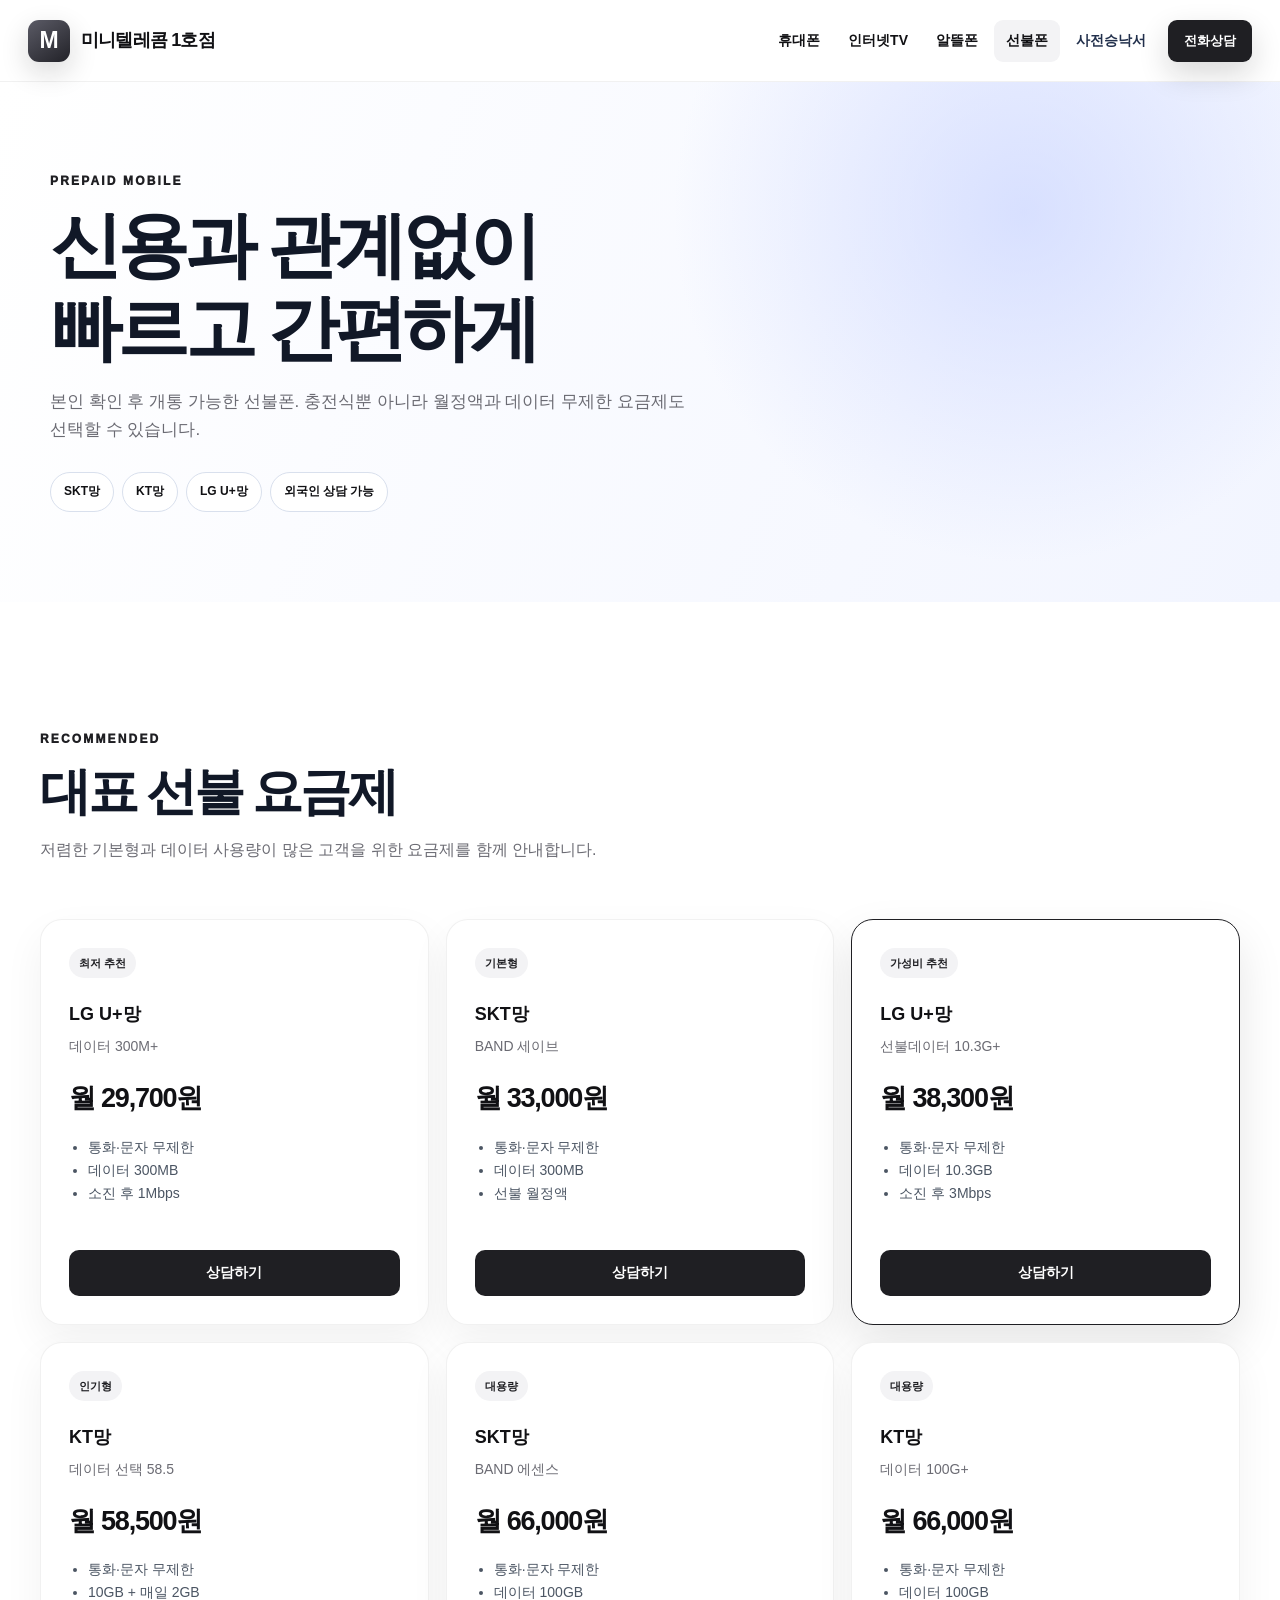
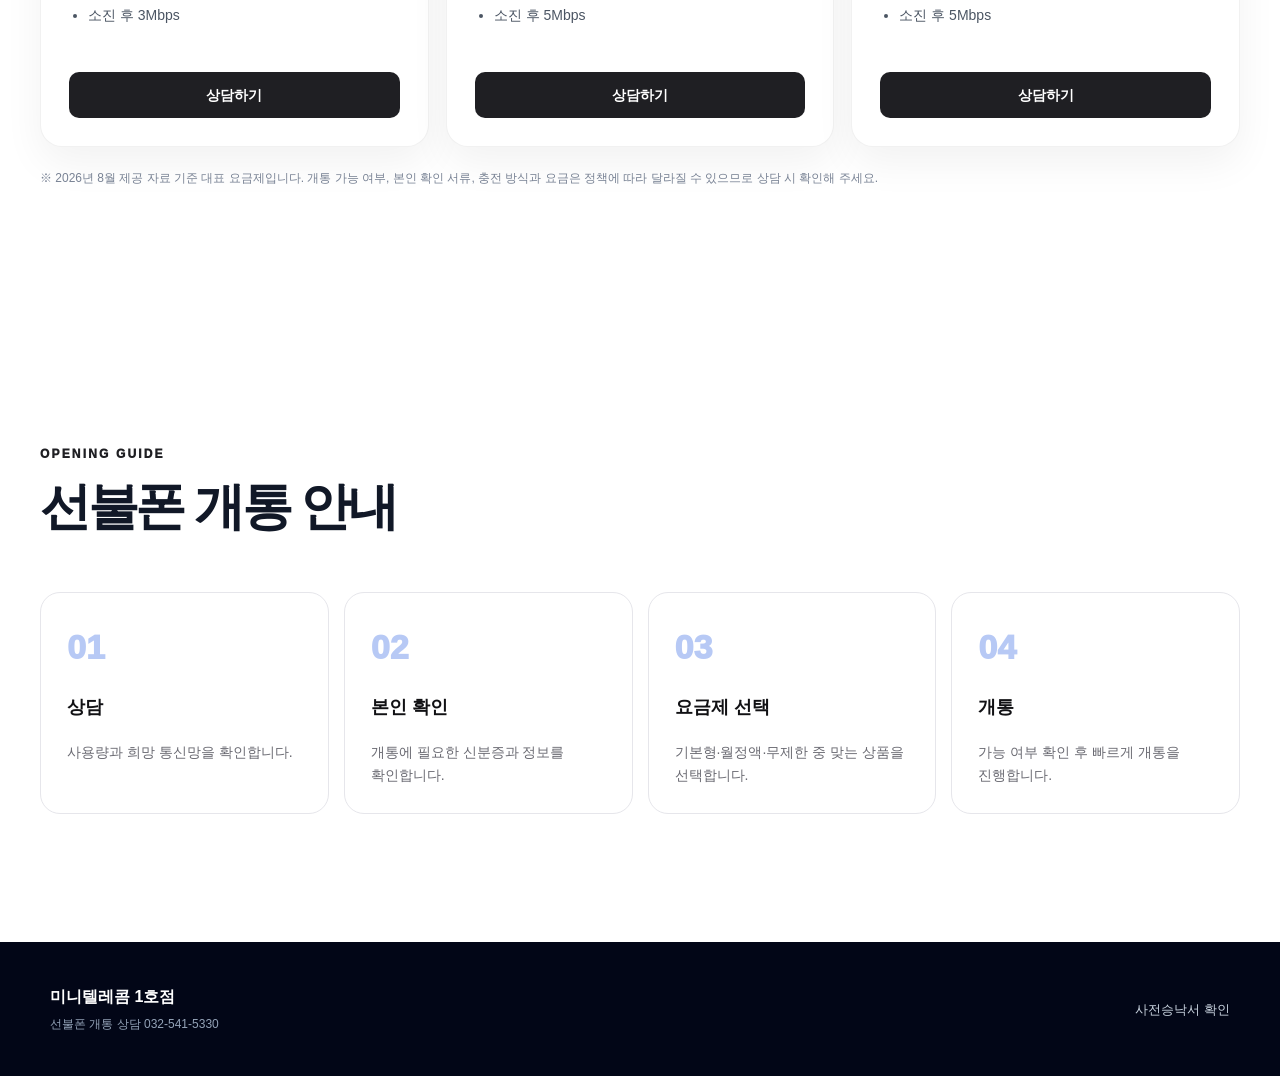
<file: prepaid.html>
<!DOCTYPE html><html lang="ko"><head><meta charset="UTF-8"><meta name="viewport" content="width=device-width,initial-scale=1"><meta name="description" content="미니텔레콤 1호점 선불폰 개통과 월정액 요금제"><title>선불폰 | 미니텔레콤 1호점</title><link rel="stylesheet" href="style.css?v=10"></head><body>
<header class="site-header"><div class="header-inner"><a class="brand" href="index.html"><span class="brand-mark">M</span><span class="brand-name">미니텔레콤 1호점</span></a><button class="menu-toggle" type="button" aria-expanded="false" aria-controls="main-nav"><span></span><span></span><span></span></button><nav id="main-nav" class="header-nav"><a href="phone.html">휴대폰</a><a href="internet.html">인터넷TV</a><a href="mvno.html">알뜰폰</a><a class="active" href="prepaid.html">선불폰</a><a class="license-link" href="https://ictmarket.or.kr:8443/precon/pop_CertIcon.do?PRECON_REQ_ID=PRE0000006017&YN=1" target="_blank" rel="noopener noreferrer">사전승낙서</a><a class="nav-cta" href="tel:0325415330">전화상담</a></nav></div></header>
<main><section class="subhero prepaid-hero"><div><p class="eyebrow">PREPAID MOBILE</p><h1>신용과 관계없이<br>빠르고 간편하게</h1><p>본인 확인 후 개통 가능한 선불폰. 충전식뿐 아니라 월정액과 데이터 무제한 요금제도 선택할 수 있습니다.</p><div class="carrier-chips"><span>SKT망</span><span>KT망</span><span>LG U+망</span><span>외국인 상담 가능</span></div></div></section>
<section class="section"><div class="section-heading"><p class="eyebrow">RECOMMENDED</p><h2>대표 선불 요금제</h2><p>저렴한 기본형과 데이터 사용량이 많은 고객을 위한 요금제를 함께 안내합니다.</p></div><div class="plan-grid detailed">
<article class="plan-card"><span class="plan-type">최저 추천</span><h3>LG U+망</h3><p class="plan-name">데이터 300M+</p><p class="price"><b>월 29,700원</b></p><ul><li>통화·문자 무제한</li><li>데이터 300MB</li><li>소진 후 1Mbps</li></ul><a href="tel:0325415330">상담하기</a></article>
<article class="plan-card"><span class="plan-type">기본형</span><h3>SKT망</h3><p class="plan-name">BAND 세이브</p><p class="price"><b>월 33,000원</b></p><ul><li>통화·문자 무제한</li><li>데이터 300MB</li><li>선불 월정액</li></ul><a href="tel:0325415330">상담하기</a></article>
<article class="plan-card popular"><span class="plan-type">가성비 추천</span><h3>LG U+망</h3><p class="plan-name">선불데이터 10.3G+</p><p class="price"><b>월 38,300원</b></p><ul><li>통화·문자 무제한</li><li>데이터 10.3GB</li><li>소진 후 3Mbps</li></ul><a href="tel:0325415330">상담하기</a></article>
<article class="plan-card"><span class="plan-type">인기형</span><h3>KT망</h3><p class="plan-name">데이터 선택 58.5</p><p class="price"><b>월 58,500원</b></p><ul><li>통화·문자 무제한</li><li>10GB + 매일 2GB</li><li>소진 후 3Mbps</li></ul><a href="tel:0325415330">상담하기</a></article>
<article class="plan-card"><span class="plan-type">대용량</span><h3>SKT망</h3><p class="plan-name">BAND 에센스</p><p class="price"><b>월 66,000원</b></p><ul><li>통화·문자 무제한</li><li>데이터 100GB</li><li>소진 후 5Mbps</li></ul><a href="tel:0325415330">상담하기</a></article>
<article class="plan-card"><span class="plan-type">대용량</span><h3>KT망</h3><p class="plan-name">데이터 100G+</p><p class="price"><b>월 66,000원</b></p><ul><li>통화·문자 무제한</li><li>데이터 100GB</li><li>소진 후 5Mbps</li></ul><a href="tel:0325415330">상담하기</a></article>
</div><p class="policy-note">※ 2026년 8월 제공 자료 기준 대표 요금제입니다. 개통 가능 여부, 본인 확인 서류, 충전 방식과 요금은 정책에 따라 달라질 수 있으므로 상담 시 확인해 주세요.</p></section>
<section class="section steps-section"><div class="section-heading"><p class="eyebrow">OPENING GUIDE</p><h2>선불폰 개통 안내</h2></div><div class="steps-grid"><div><span>01</span><h3>상담</h3><p>사용량과 희망 통신망을 확인합니다.</p></div><div><span>02</span><h3>본인 확인</h3><p>개통에 필요한 신분증과 정보를 확인합니다.</p></div><div><span>03</span><h3>요금제 선택</h3><p>기본형·월정액·무제한 중 맞는 상품을 선택합니다.</p></div><div><span>04</span><h3>개통</h3><p>가능 여부 확인 후 빠르게 개통을 진행합니다.</p></div></div></section></main>
<footer class="site-footer"><div class="footer-inner"><div><strong>미니텔레콤 1호점</strong><p>선불폰 개통 상담 032-541-5330</p></div><a href="https://ictmarket.or.kr:8443/precon/pop_CertIcon.do?PRECON_REQ_ID=PRE0000006017&YN=1" target="_blank" rel="noopener noreferrer">사전승낙서 확인</a></div></footer><div class="mobile-bottom-bar"><a href="tel:0325415330">상담하기</a><a href="tel:0325415330">전화걸기</a></div><script src="script.js"></script></body></html>
</file>
<file: style.css>
:root{
  --blue:#3165df;--blue-dark:#234db7;--navy:#111827;--text:#1d2433;--muted:#667085;--line:#e5e9f2;--soft:#f7f9ff;--white:#fff;--container:1240px;--header:82px;
}
*{box-sizing:border-box}html{scroll-behavior:smooth}body{margin:0;color:var(--text);background:#fff;font-family:Pretendard,-apple-system,BlinkMacSystemFont,"Segoe UI","Noto Sans KR",Arial,sans-serif;line-height:1.65;word-break:keep-all;overflow-x:hidden}a{color:inherit;text-decoration:none}img{display:block;max-width:100%}button{font:inherit}.site-header{position:sticky;top:0;z-index:1000;height:var(--header);background:rgba(255,255,255,.95);border-bottom:1px solid var(--line);backdrop-filter:blur(16px)}.header-inner{width:min(calc(100% - 40px),var(--container));height:100%;margin:auto;display:flex;align-items:center;justify-content:space-between;gap:22px}.brand{display:flex;align-items:center;gap:11px;flex:0 0 auto}.brand-mark{width:42px;height:42px;display:grid;place-items:center;color:#fff;background:linear-gradient(145deg,#6f95f5,#3165df);border-radius:11px;font-size:23px;font-weight:900}.brand-name{font-size:18px;font-weight:900;letter-spacing:-.045em}.header-nav{display:flex;align-items:center;gap:4px}.header-nav a{min-height:42px;padding:0 12px;display:flex;align-items:center;border-radius:9px;font-size:14px;font-weight:750;white-space:nowrap}.header-nav a:hover,.header-nav a.active{background:#f1f4fb;color:var(--blue)}.header-nav .license-link{color:#22304c}.header-nav .nav-cta{margin-left:6px;padding:0 18px;color:#fff;background:var(--blue);box-shadow:0 10px 24px rgba(49,101,223,.2)}.menu-toggle{display:none;width:40px;height:40px;border:0;background:transparent;padding:8px}.menu-toggle span{display:block;height:2px;margin:5px 0;background:#111827;border-radius:3px}.hero{background:#fff}.hero-inner{width:min(calc(100% - 40px),var(--container));min-height:700px;margin:auto;display:grid;grid-template-columns:minmax(0,.93fr) minmax(520px,1.07fr);align-items:center;gap:35px}.hero-content{position:relative;z-index:2;padding:70px 0}.hero-kicker{margin:0 0 18px;color:var(--blue);font-size:20px;font-weight:850;letter-spacing:-.04em}.hero h1{margin:0;letter-spacing:-.06em}.hero h1 span{display:block;color:#111827;font-size:clamp(45px,5vw,70px);font-weight:950;line-height:1.08}.hero h1 strong{display:block;margin-top:20px;color:#263149;font-size:clamp(22px,2.4vw,31px);font-weight:800;line-height:1.35;letter-spacing:-.045em}.hero-category{margin:30px 0 0;font-size:20px;font-weight:800}.hero-copy{max-width:560px;margin:16px 0 0;color:var(--muted);font-size:16px}.hero-actions{display:flex;flex-wrap:wrap;gap:12px;margin-top:32px}.button{min-height:54px;padding:0 24px;display:inline-flex;align-items:center;justify-content:center;border:1px solid transparent;border-radius:10px;font-size:15px;font-weight:850;transition:.2s}.button:hover{transform:translateY(-2px)}.button-dark{color:#fff;background:#111827}.button-blue{color:#fff;background:linear-gradient(135deg,var(--blue),#2553c5);box-shadow:0 12px 28px rgba(49,101,223,.22)}.button-outline{border-color:#cfd6e3;background:#fff}.hero-info{max-width:520px;margin-top:38px;display:grid;grid-template-columns:1fr 1fr;border-top:1px solid #dbe2ee;padding-top:24px}.hero-info>div+div{padding-left:28px;border-left:1px solid #dbe2ee}.hero-info small,.hero-info strong{display:block}.hero-info small{color:var(--muted);font-size:12px;font-weight:700}.hero-info strong{margin-top:3px;font-size:15px}.hero-visual{position:relative;min-height:700px;overflow:hidden}.hero-visual img{position:absolute;left:50%;top:50%;z-index:2;width:760px;max-width:none;transform:translate(-48%,-50%);mix-blend-mode:multiply}.visual-ring{position:absolute;left:50%;top:50%;width:620px;height:620px;transform:translate(-50%,-50%);border:5px solid rgba(255,255,255,.75);border-radius:50%}.hero-badge{position:absolute;right:12px;bottom:65px;z-index:4;min-width:210px;padding:22px 24px;text-align:center;border:1px solid rgba(255,255,255,.78);border-radius:20px;background:rgba(249,250,255,.84);box-shadow:0 18px 45px rgba(62,83,143,.13);backdrop-filter:blur(18px)}.hero-badge span,.hero-badge strong{display:block}.hero-badge span{color:var(--blue);font-size:13px;font-weight:800}.hero-badge strong{margin-top:4px;font-size:26px}.section{width:min(calc(100% - 40px),1180px);margin:auto;padding:110px 0}.section-heading{max-width:750px;margin-bottom:46px}.eyebrow{margin:0 0 12px;color:var(--blue);font-size:12px;font-weight:950;letter-spacing:.16em}.eyebrow-light{color:#bfdbfe}.section h2,.subhero h1,.phone-hero h1{margin:0;color:#111827;font-size:clamp(34px,4vw,52px);font-weight:950;line-height:1.16;letter-spacing:-.055em}.section-heading>p:last-child,.split-heading>div>p:last-child{margin:16px 0 0;color:var(--muted);font-size:16px}.split-heading{max-width:none;display:flex;align-items:flex-end;justify-content:space-between;gap:30px}.text-link{color:var(--blue);font-weight:850;white-space:nowrap}.event-section{padding-top:95px}.event-grid{display:grid;grid-template-columns:repeat(3,1fr);gap:18px}.event-card{position:relative;min-height:310px;padding:32px;border:1px solid var(--line);border-radius:24px;background:#fff;box-shadow:0 14px 40px rgba(15,23,42,.07);overflow:hidden}.event-card:after{content:"";position:absolute;right:-55px;bottom:-55px;width:160px;height:160px;border-radius:50%;background:rgba(49,101,223,.07)}.event-card.featured{color:#fff;background:linear-gradient(145deg,#1e3a8a,#3165df)}.event-card.featured h3,.event-card.featured a{color:#fff}.pill{display:inline-flex;padding:6px 10px;border-radius:999px;color:var(--blue);background:#eaf0ff;font-size:11px;font-weight:900}.featured .pill{color:#173783;background:#fff}.event-card>p{margin:48px 0 0;color:#9aa6bb;font-size:14px;font-weight:700}.featured>p{color:#c7d2fe}.event-card h3{margin:3px 0 10px;font-size:32px;letter-spacing:-.05em}.event-card small{display:block;min-height:48px;color:inherit;opacity:.76}.event-card a{position:absolute;left:32px;bottom:28px;color:var(--blue);font-size:14px;font-weight:900}.service-grid{display:grid;grid-template-columns:repeat(4,1fr);gap:16px}.service-card{min-height:355px;padding:26px;display:flex;flex-direction:column;border:1px solid var(--line);border-radius:22px;background:#fff;box-shadow:0 12px 34px rgba(15,23,42,.06);transition:.25s}.service-card:hover{transform:translateY(-7px);box-shadow:0 20px 48px rgba(15,23,42,.11)}.service-card>span{width:44px;height:44px;display:grid;place-items:center;color:var(--blue);background:#eff4ff;border-radius:13px;font-size:12px;font-weight:900}.service-card h3{margin:25px 0 10px;font-size:23px}.service-card p{margin:0;color:var(--muted);font-size:14px}.service-card ul{margin:14px 0 0;padding-left:19px;color:#4b5563;font-size:12px}.service-card b{margin-top:auto;color:var(--blue);font-size:13px}.plan-preview{padding-top:40px}.plan-grid{display:grid;grid-template-columns:repeat(3,1fr);gap:17px}.plan-grid.detailed{grid-template-columns:repeat(3,1fr)}.plan-card{position:relative;padding:28px;border:1px solid var(--line);border-radius:22px;background:#fff;box-shadow:0 12px 35px rgba(15,23,42,.07)}.plan-card.popular{border:2px solid var(--blue);box-shadow:0 18px 45px rgba(49,101,223,.14)}.plan-type{display:inline-block;padding:6px 10px;color:var(--blue);background:#eef3ff;border-radius:999px;font-size:11px;font-weight:900}.plan-card h3{margin:22px 0 5px;font-size:18px}.plan-name{margin:0;color:var(--muted);font-size:14px}.price{margin:18px 0 15px}.price b{font-size:27px;letter-spacing:-.045em}.plan-card ul{min-height:92px;margin:0;padding-left:19px;color:#4b5563;font-size:14px}.plan-card>a{display:flex;min-height:46px;margin-top:22px;align-items:center;justify-content:center;color:#fff;background:#111827;border-radius:10px;font-size:14px;font-weight:850}.policy-note{margin:22px 0 0;color:#7a8496;font-size:12px}.promise-section{padding-top:30px}.promise-panel{padding:65px;display:grid;grid-template-columns:.8fr 1.2fr;gap:65px;color:#fff;border-radius:32px;background:radial-gradient(circle at 5% 5%,rgba(96,165,250,.28),transparent 35%),linear-gradient(135deg,#0f172a,#172554 55%,#1e3a8a)}.promise-panel h2{color:#fff}.promise-panel>div:first-child>p:last-child{color:#cbd5e1}.promise-list{display:grid;grid-template-columns:1fr 1fr;gap:12px}.promise-list>div{padding:20px;border:1px solid rgba(255,255,255,.1);border-radius:17px;background:rgba(255,255,255,.07)}.promise-list strong{color:#93c5fd}.promise-list p{margin:8px 0 0;color:#f8fafc;font-size:14px}.welcome-section{padding-top:25px}.welcome-panel{padding:60px;display:grid;grid-template-columns:.9fr 1.1fr;gap:55px;border:1px solid var(--line);border-radius:30px;background:#fafbff}.language-list{display:grid;gap:10px}.language-list p{margin:0;padding:13px 16px;border:1px solid var(--line);border-radius:13px;background:#fff;font-size:13px}.language-list b{display:inline-block;min-width:105px;color:var(--blue)}.contact-section{padding-top:20px}.contact-card{padding:68px 40px;text-align:center;border:1px solid var(--line);border-radius:30px;background:radial-gradient(circle at 50% 0%,rgba(219,234,254,.75),transparent 42%),linear-gradient(#fff,#f8fafc);box-shadow:0 18px 50px rgba(15,23,42,.08)}.contact-card>p:not(.eyebrow){max-width:650px;margin:18px auto 0;color:var(--muted)}.contact-actions{margin-top:30px;display:flex;justify-content:center;gap:12px}.site-footer{color:#cbd5e1;background:#020617}.footer-inner{width:min(calc(100% - 40px),1180px);margin:auto;padding:42px 0;display:flex;align-items:center;justify-content:space-between;gap:25px}.footer-inner strong{color:#fff}.footer-inner p{margin:4px 0 0;color:#94a3b8;font-size:12px}.footer-inner nav{display:flex;flex-wrap:wrap;gap:14px;font-size:12px}.footer-inner>a{font-size:13px}.mobile-bottom-bar{display:none}.subhero{min-height:500px;padding:90px max(20px,calc((100% - 1180px)/2));display:flex;align-items:center;background:radial-gradient(circle at 80% 25%,rgba(196,208,255,.6),transparent 32%),linear-gradient(110deg,#fff,#f2f5ff)}.subhero>div{max-width:760px}.subhero h1,.phone-hero h1{font-size:clamp(46px,6vw,72px)}.subhero>div>p:not(.eyebrow){max-width:650px;color:var(--muted);font-size:17px}.carrier-chips{display:flex;flex-wrap:wrap;gap:8px;margin-top:28px}.carrier-chips span{padding:9px 13px;border:1px solid #d9e0ed;border-radius:999px;background:#fff;font-size:12px;font-weight:800}.filter-row{display:flex;flex-wrap:wrap;gap:8px;margin-bottom:28px}.filter-btn{padding:10px 15px;border:1px solid #d6dce7;border-radius:999px;background:#fff;color:#465064;cursor:pointer;font-size:13px;font-weight:800}.filter-btn.active{color:#fff;border-color:var(--blue);background:var(--blue)}.tip-grid,.steps-grid{display:grid;grid-template-columns:repeat(4,1fr);gap:15px}.tip-grid>div,.steps-grid>div{padding:26px;border:1px solid var(--line);border-radius:20px;background:#fff}.tip-grid b,.steps-grid h3{font-size:18px}.tip-grid p,.steps-grid p{margin:9px 0 0;color:var(--muted);font-size:14px}.steps-grid span{color:#b7c9f5;font-size:34px;font-weight:950}.phone-hero{min-height:620px;padding-left:max(20px,calc((100% - 1180px)/2));display:grid;grid-template-columns:.8fr 1.2fr;align-items:center;background:linear-gradient(105deg,#fff,#edf1ff);overflow:hidden}.phone-copy{padding:70px 0}.phone-copy>p:not(.eyebrow){max-width:560px;color:var(--muted)}.phone-image{position:relative;height:620px}.phone-image img{position:absolute;left:50%;top:50%;width:760px;max-width:none;transform:translate(-50%,-50%);mix-blend-mode:multiply}.internet-hero{background:radial-gradient(circle at 85% 20%,rgba(147,197,253,.4),transparent 35%),linear-gradient(115deg,#fff,#eef5ff)}
[hidden]{display:none!important}
@media(max-width:1050px){.hero-inner{grid-template-columns:1fr 470px}.hero h1 span{font-size:52px}.hero-visual img{width:650px}.service-grid{grid-template-columns:1fr 1fr}.plan-grid,.plan-grid.detailed{grid-template-columns:1fr 1fr}.event-grid{grid-template-columns:1fr 1fr}.event-card:last-child{grid-column:1/-1}.promise-panel{padding:50px;gap:40px}.tip-grid,.steps-grid{grid-template-columns:1fr 1fr}}
@media(max-width:780px){:root{--header:68px}body{padding-bottom:68px}.header-inner{width:calc(100% - 24px)}.brand-mark{width:36px;height:36px;font-size:19px}.brand-name{font-size:15px}.menu-toggle{display:block;margin-left:auto}.header-nav{position:absolute;top:68px;left:12px;right:12px;display:none;padding:12px;align-items:stretch;flex-direction:column;background:#fff;border:1px solid var(--line);border-radius:16px;box-shadow:0 20px 50px rgba(15,23,42,.15)}.header-nav.open{display:flex}.header-nav a{justify-content:flex-start}.header-nav .nav-cta{margin:4px 0 0;justify-content:center}.hero-inner{min-height:auto;padding-top:55px;grid-template-columns:1fr}.hero-content{padding:0}.hero h1 span{font-size:clamp(40px,11vw,56px)}.hero h1 strong{font-size:24px}.hero-visual{min-height:500px}.hero-visual img{width:650px}.visual-ring{width:470px;height:470px}.hero-badge{right:5px;bottom:35px}.section{padding:80px 0}.split-heading{align-items:flex-start;flex-direction:column}.event-grid{grid-template-columns:1fr}.event-card:last-child{grid-column:auto}.service-grid{grid-template-columns:1fr 1fr}.promise-panel,.welcome-panel{grid-template-columns:1fr}.promise-list{grid-template-columns:1fr 1fr}.phone-hero{padding:60px 20px 0;grid-template-columns:1fr}.phone-copy{padding:0}.phone-image{height:480px}.footer-inner{align-items:flex-start;flex-direction:column}.mobile-bottom-bar{position:fixed;left:0;right:0;bottom:0;z-index:1200;height:64px;padding:7px;display:grid;grid-template-columns:1fr 1fr;background:rgba(255,255,255,.95);border-top:1px solid var(--line);backdrop-filter:blur(14px)}.mobile-bottom-bar a{display:flex;align-items:center;justify-content:center;border-radius:13px;font-size:14px;font-weight:900}.mobile-bottom-bar a:last-child{color:#fff;background:var(--blue)}}
@media(max-width:580px){.section{width:calc(100% - 28px);padding:65px 0}.hero-inner{width:calc(100% - 28px)}.hero-kicker{font-size:17px}.hero h1 span{font-size:39px}.hero h1 strong{margin-top:15px;font-size:21px}.hero-category{font-size:17px}.hero-copy{font-size:14px}.hero-actions{display:grid;grid-template-columns:1fr 1fr}.button{width:100%;padding:0 12px}.hero-info{grid-template-columns:1fr;gap:13px}.hero-info>div+div{padding:13px 0 0;border-left:0;border-top:1px solid #dbe2ee}.hero-visual{min-height:400px}.hero-visual img{width:520px}.visual-ring{width:370px;height:370px}.hero-badge{min-width:160px;padding:15px 17px}.hero-badge strong{font-size:20px}.service-grid,.plan-grid,.plan-grid.detailed,.tip-grid,.steps-grid{grid-template-columns:1fr}.service-card{min-height:300px}.promise-panel,.welcome-panel{padding:38px 22px;border-radius:24px}.promise-list{grid-template-columns:1fr}.contact-card{padding:48px 20px}.contact-actions{display:grid}.subhero{min-height:440px;padding:70px 20px}.subhero h1,.phone-hero h1{font-size:42px}.phone-image{height:380px}.phone-image img{width:540px}.event-card{min-height:285px}.language-list b{display:block;margin-bottom:2px}.footer-inner{width:calc(100% - 28px)}.brand-name{font-size:13px}}

/* v3: 모든 행사 카드는 흰색, hover 시 파란색 + 실제 제품 이미지 */
.event-card,
.event-card.featured {
  min-height: 520px;
  color: #111827;
  background: #ffffff;
  border: 1px solid #e4e9f3;
  box-shadow: 0 14px 40px rgba(15,23,42,.07);
  transition: transform .3s ease, background .3s ease, color .3s ease, box-shadow .3s ease, border-color .3s ease;
}

.event-card::after,
.event-card.featured::after {
  display: none;
}

.event-card > p,
.event-card.featured > p {
  color: #9aa6bb;
}

.event-card h3,
.event-card.featured h3 {
  color: #111827;
}

.event-card small,
.event-card.featured small {
  color: #5f6879;
  opacity: 1;
}

.event-card a,
.event-card.featured a {
  color: var(--blue);
  z-index: 3;
}

.event-card .pill,
.event-card.featured .pill {
  color: var(--blue);
  background: #eaf0ff;
}

.event-card:hover {
  color: #ffffff;
  background: linear-gradient(145deg,#1e3a8a,#3165df);
  border-color: transparent;
  transform: translateY(-9px);
  box-shadow: 0 28px 58px rgba(49,101,223,.28);
}

.event-card:hover > p,
.event-card:hover h3,
.event-card:hover small,
.event-card:hover a {
  color: #ffffff;
}

.event-card:hover .pill {
  color: #173783;
  background: #ffffff;
}

.event-product-image {
  position: absolute;
  left: 50%;
  bottom: -8px;
  width: 86%;
  height: 285px;
  object-fit: contain;
  object-position: center bottom;
  transform: translateX(-50%);
  transition: transform .4s ease, filter .4s ease;
  z-index: 1;
  mix-blend-mode: multiply;
}

.event-card:hover .event-product-image {
  transform: translateX(-50%) scale(1.045);
  filter: drop-shadow(0 18px 20px rgba(5,20,70,.18));
  mix-blend-mode: normal;
}

@media(max-width:780px){
  .event-card,
  .event-card.featured { min-height: 500px; }
  .event-product-image { height: 275px; width: 92%; }
}

@media(max-width:580px){
  .event-card,
  .event-card.featured { min-height: 470px; }
  .event-product-image { height: 250px; width: 96%; }
}

/* v4 mobile event-card layout fix: 상담하기 겹침 방지 */
@media (max-width: 780px) {
  .event-grid {
    grid-template-columns: 1fr;
    gap: 28px;
  }

  .event-card,
  .event-card.featured {
    min-height: 0;
    padding: 28px 24px 26px;
    display: flex;
    flex-direction: column;
    align-items: flex-start;
    overflow: hidden;
  }

  .event-card > p,
  .event-card.featured > p {
    margin: 38px 0 0;
    line-height: 1.35;
  }

  .event-card h3,
  .event-card.featured h3 {
    margin: 4px 0 12px;
    line-height: 1.15;
  }

  .event-card small,
  .event-card.featured small {
    display: block;
    min-height: 0;
    margin: 0;
    line-height: 1.55;
  }

  .event-card a,
  .event-card.featured a {
    position: static;
    display: inline-flex;
    margin-top: 14px;
    line-height: 1.35;
    z-index: 3;
  }

  .event-product-image {
    position: static;
    width: 92%;
    height: auto;
    max-height: 300px;
    object-fit: contain;
    object-position: center;
    margin: 24px auto 0;
    transform: none;
    mix-blend-mode: multiply;
  }

  .event-card:hover .event-product-image {
    transform: scale(1.03);
  }
}

@media (max-width: 580px) {
  .event-grid { gap: 24px; }

  .event-card,
  .event-card.featured {
    padding: 26px 22px 24px;
    border-radius: 24px;
  }

  .event-card > p,
  .event-card.featured > p {
    margin-top: 34px;
  }

  .event-card a,
  .event-card.featured a {
    margin-top: 12px;
    font-size: 16px;
  }

  .event-product-image {
    width: 94%;
    max-height: 280px;
    margin-top: 22px;
  }
}


/* ===== 2026-08-07 requested refinements ===== */
/* 1) 즉시개통 3개 모델: 파란색 hover 제거, 흰색 유지 + 살짝 떠오르는 효과 */
.event-card,
.event-card.featured {
  color: var(--text);
  background: #fff;
  border-color: var(--line);
  transition: transform .24s ease, box-shadow .24s ease, border-color .24s ease;
}
.event-card.featured h3,
.event-card.featured a,
.event-card > p,
.event-card.featured > p,
.event-card h3,
.event-card.featured h3,
.event-card small,
.event-card.featured small,
.event-card a,
.event-card.featured a {
  color: inherit;
}
.event-card > p,
.event-card.featured > p { color:#9aa6bb; }
.event-card a,
.event-card.featured a { color:var(--blue); }
.event-card .pill,
.event-card.featured .pill {
  color:var(--blue);
  background:#eaf0ff;
}
.event-card:hover,
.event-card.featured:hover {
  color:var(--text);
  background:#fff;
  border-color:#d8deea;
  transform:translateY(-7px);
  box-shadow:0 24px 54px rgba(15,23,42,.14);
}
.event-card:hover > p,
.event-card.featured:hover > p { color:#9aa6bb; }
.event-card:hover h3,
.event-card.featured:hover h3 { color:var(--text); }
.event-card:hover small,
.event-card.featured:hover small { color:inherit; }
.event-card:hover a,
.event-card.featured:hover a { color:var(--blue); }
.event-card:hover .pill,
.event-card.featured:hover .pill {
  color:var(--blue);
  background:#eaf0ff;
}
.event-card:hover .event-product-image {
  filter:drop-shadow(0 16px 20px rgba(15,23,42,.12));
  mix-blend-mode:multiply;
}

/* 2) 대표 요금제 미리보기: 기본 테두리는 동일, 마우스를 올린 카드만 파란 테두리 */
.plan-card,
.plan-card.popular {
  border:1px solid var(--line);
  box-shadow:0 12px 35px rgba(15,23,42,.07);
  transition:border-color .22s ease, box-shadow .22s ease, transform .22s ease;
}
.plan-card:hover,
.plan-card.popular:hover {
  border-color:var(--blue);
  box-shadow:0 18px 42px rgba(49,101,223,.14);
  transform:translateY(-4px);
}

/* 3) 모바일 메뉴 버튼: 햄버거 왼쪽에 '메뉴보기' 표시 */
.menu-toggle .menu-label{display:none}
.menu-toggle .menu-lines{display:block;width:24px}
.menu-toggle .menu-lines i{display:block;height:2px;margin:5px 0;background:#111827;border-radius:3px}

@media(max-width:780px){
  .menu-toggle{
    display:flex;
    width:auto;
    min-width:92px;
    height:42px;
    padding:7px 6px 7px 10px;
    align-items:center;
    justify-content:flex-end;
    gap:9px;
    border-radius:10px;
    color:#111827;
    cursor:pointer;
  }
  .menu-toggle .menu-label{
    display:inline-block;
    font-size:13px;
    font-weight:850;
    letter-spacing:-.03em;
    white-space:nowrap;
  }
  .menu-toggle .menu-lines{display:block;width:24px;flex:0 0 24px}
  .menu-toggle .menu-lines i{height:2px;margin:5px 0;background:#111827;border-radius:3px}
}

@media(max-width:580px){
  .header-inner{gap:8px}
  .menu-toggle{min-width:88px;gap:7px}
  .menu-toggle .menu-label{font-size:12px}
  .menu-toggle .menu-lines{width:22px;flex-basis:22px}
}

/* ===== iPhone 18 campaign refresh ===== */
:root{
  --apple-blue:#0a66ff;
  --apple-blue-deep:#0057d9;
  --apple-surface:#f5f5f7;
  --apple-text:#1d1d1f;
  --apple-sub:#6e6e73;
}
.iphone-campaign-hero{position:relative;overflow:hidden;background:radial-gradient(circle at 75% 38%,rgba(90,140,255,.11),transparent 28%),linear-gradient(180deg,#fff 0%,#fbfbfd 100%)}
.iphone-campaign-hero:after{content:"";position:absolute;right:-130px;top:90px;width:420px;height:420px;border-radius:50%;background:radial-gradient(circle,rgba(185,203,255,.18),transparent 66%);pointer-events:none}
.iphone-hero-inner{width:min(calc(100% - 40px),1240px);min-height:760px;margin:auto;display:grid;grid-template-columns:.94fr 1.06fr;align-items:center;gap:30px;padding:72px 0 56px}
.iphone-hero-copy{position:relative;z-index:2}
.store-identity{margin:0 0 5px;color:#5e5e63;font-size:15px;font-weight:700;letter-spacing:-.02em}
.store-title{margin:0;color:#111;font-size:clamp(42px,5vw,66px);font-weight:950;line-height:1.04;letter-spacing:-.065em}
.store-services{margin:16px 0 0;color:#4a4a50;font-size:17px;font-weight:700;letter-spacing:-.03em}.store-services i{font-style:normal;color:#b0b0b5;padding:0 5px}
.iphone-title-wrap{margin-top:62px}.iphone-series{margin:0;color:var(--apple-text);font-size:clamp(62px,7vw,96px);font-weight:650;line-height:.96;letter-spacing:-.065em}.iphone-series span{background:linear-gradient(135deg,#8ab4ff 0%,#0a66ff 62%,#654bd8 100%);-webkit-background-clip:text;background-clip:text;color:transparent}.iphone-title-wrap h2{margin:22px 0 0;color:#202124;font-size:clamp(27px,3vw,40px);font-weight:700;line-height:1.16;letter-spacing:-.055em}.iphone-title-wrap h2 strong{font-weight:900}
.iphone-timeline{margin-top:34px;display:grid;grid-template-columns:1fr 1fr;gap:12px;max-width:620px}.iphone-timeline>div{position:relative;padding:20px 20px 18px;border:1px solid #e6e6e9;border-radius:20px;background:rgba(255,255,255,.82);box-shadow:0 12px 34px rgba(0,0,0,.055);backdrop-filter:blur(12px)}.iphone-timeline span{display:inline-grid;width:30px;height:30px;place-items:center;border-radius:50%;color:#fff;background:var(--apple-blue);font-size:11px;font-weight:900}.iphone-timeline small{display:block;margin-top:14px;color:var(--apple-sub);font-size:12px;font-weight:750}.iphone-timeline strong{display:block;margin-top:3px;color:var(--apple-text);font-size:17px;line-height:1.35;letter-spacing:-.03em}
.campaign-note{margin:16px 0 0;color:#8b8b91;font-size:12px}.iphone-actions{margin-top:28px}.apple-blue{color:#fff;background:var(--apple-blue);border-color:var(--apple-blue);box-shadow:0 12px 30px rgba(10,102,255,.18)}.apple-blue:hover{background:var(--apple-blue-deep)}.apple-light{color:var(--apple-blue);background:#f2f7ff;border-color:#d8e7ff}
.iphone-hero-visual{position:relative;min-height:650px;display:flex;align-items:center;justify-content:center}.iphone-hero-visual img{position:relative;z-index:2;width:min(100%,720px);filter:drop-shadow(0 34px 38px rgba(0,0,0,.10));mix-blend-mode:multiply}.product-glow{position:absolute;z-index:0;width:520px;height:520px;border-radius:50%;background:radial-gradient(circle,rgba(87,130,255,.18),rgba(129,91,255,.05) 46%,transparent 70%)}.model-caption{position:absolute;z-index:3;left:50%;bottom:52px;transform:translateX(-50%);width:min(78%,570px);display:flex;justify-content:space-between;color:#6e6e73;font-size:12px;font-weight:700}.model-caption span:last-child{padding-right:34px}
.preorder-section{padding-top:90px}.preorder-grid{display:grid;grid-template-columns:1.15fr .85fr;gap:18px}.preorder-card{min-height:360px;padding:34px;border:1px solid #e6e6e9;border-radius:28px;background:#fff;box-shadow:0 14px 44px rgba(0,0,0,.055)}.preorder-card.primary{background:linear-gradient(150deg,#111214 0%,#1d2430 100%);color:#fff;border-color:transparent}.preorder-card-top{display:flex;align-items:center;justify-content:space-between;gap:16px}.preorder-card-top small{color:inherit;opacity:.62;font-size:13px}.preorder-card h3{margin:50px 0 22px;font-size:36px;letter-spacing:-.055em}.preorder-card p{margin:14px 0 0;color:inherit;opacity:.62;font-size:12px;font-weight:700}.preorder-card strong{display:block;margin-top:2px;font-size:20px}.preorder-card ul{margin:20px 0 0;padding-left:20px;color:#555;font-size:15px;line-height:2}.preorder-card>a{display:inline-block;margin-top:28px;color:var(--apple-blue);font-weight:850}.preorder-card.primary>a{color:#8db6ff}.muted-pill{color:#555!important;background:#f0f1f3!important}
.phone-iphone-hero{width:min(calc(100% - 40px),1180px);min-height:690px;margin:auto;padding:70px 0 40px;display:grid;grid-template-columns:.9fr 1.1fr;align-items:center;gap:34px}.phone-iphone-copy h1{margin:0;color:#111;font-size:clamp(55px,7vw,92px);line-height:.95;letter-spacing:-.065em}.phone-iphone-copy h1 span{display:block;margin-top:14px;font-size:.48em;font-weight:800}.phone-lead{margin:28px 0 0;font-size:26px;font-weight:800}.mini-timeline{max-width:560px;margin-top:28px;border-top:1px solid #e5e5e7}.mini-timeline>div{display:flex;align-items:center;justify-content:space-between;gap:20px;padding:18px 0;border-bottom:1px solid #e5e5e7}.mini-timeline small{color:#777;font-weight:700}.mini-timeline strong{font-size:17px}.phone-iphone-image img{width:100%;mix-blend-mode:multiply;filter:drop-shadow(0 28px 34px rgba(0,0,0,.1))}
@media(max-width:900px){.iphone-hero-inner,.phone-iphone-hero{grid-template-columns:1fr}.iphone-hero-inner{padding-top:55px}.iphone-hero-visual{min-height:520px}.iphone-title-wrap{margin-top:46px}.iphone-timeline{max-width:none}.model-caption{bottom:22px}.preorder-grid{grid-template-columns:1fr}}
@media(max-width:580px){.iphone-hero-inner{width:calc(100% - 28px);padding:42px 0 30px}.store-title{font-size:40px}.store-services{font-size:14px;line-height:1.7}.iphone-title-wrap{margin-top:44px}.iphone-series{font-size:62px}.iphone-title-wrap h2{font-size:28px}.iphone-timeline{grid-template-columns:1fr}.iphone-hero-visual{min-height:370px;margin-top:-10px}.iphone-hero-visual img{width:120%;max-width:none}.product-glow{width:330px;height:330px}.model-caption{display:none}.preorder-card{padding:28px 24px;min-height:0}.preorder-card h3{margin-top:36px;font-size:30px}.phone-iphone-hero{width:calc(100% - 28px);padding:52px 0 20px}.phone-iphone-copy h1{font-size:58px}.phone-lead{font-size:22px}.mini-timeline>div{align-items:flex-start;flex-direction:column;gap:3px}}


/* iphone18 pro / pro max update */
.header-nav .nav-cta{font-size:13px;padding:0 16px}
.model-caption{width:min(68%,460px)}
.iphone-actions .button,.contact-actions .button{white-space:nowrap}
@media(max-width:780px){.header-nav .nav-cta{font-size:14px}.iphone-actions,.hero-actions{grid-template-columns:1fr !important}.phone-iphone-copy .hero-actions{display:grid;grid-template-columns:1fr;}}
@media(max-width:580px){.iphone-actions .button,.contact-actions .button{white-space:normal;line-height:1.3;padding-top:10px;padding-bottom:10px;min-height:56px}}


/* apple-like typography ratio refinement */
.store-identity{font-size:17px;font-weight:700;letter-spacing:-.01em}
.store-title{font-size:clamp(50px,6vw,82px);font-weight:800;line-height:.98;letter-spacing:-.072em}
.store-services{margin-top:18px;font-size:19px;font-weight:600;letter-spacing:-.025em;line-height:1.45}
.iphone-title-wrap{margin-top:68px}
.iphone-series{font-size:clamp(78px,8vw,118px);font-weight:700;line-height:.92;letter-spacing:-.075em}
.iphone-title-wrap h2{margin-top:20px;font-size:clamp(30px,3.2vw,46px);font-weight:650;line-height:1.12;letter-spacing:-.06em}
.iphone-title-wrap h2 strong{display:block;margin-top:8px;font-size:.98em;font-weight:800}
.iphone-timeline{margin-top:38px;gap:14px;max-width:650px}
.iphone-timeline>div{padding:22px 22px 20px;border-radius:22px}
.iphone-timeline small{font-size:13px;font-weight:700;letter-spacing:-.01em}
.iphone-timeline strong{font-size:19px;line-height:1.3;letter-spacing:-.035em}
.campaign-note{margin-top:18px;font-size:13px}
.iphone-actions .button,.hero-actions .button,.contact-actions .button{font-size:16px;font-weight:700;border-radius:999px;padding:0 26px}
.phone-iphone-copy h1{font-size:clamp(62px,7vw,100px);font-weight:700;line-height:.92;letter-spacing:-.075em}
.phone-iphone-copy h1 span{margin-top:12px;font-size:.42em;font-weight:700;letter-spacing:-.04em}
.phone-lead{margin-top:30px;font-size:30px;font-weight:700;letter-spacing:-.04em}
.mini-timeline{margin-top:32px;max-width:580px}
.mini-timeline small{font-size:14px;font-weight:700;letter-spacing:-.01em}
.mini-timeline strong{font-size:19px;letter-spacing:-.03em}
.section h2,.subhero h1,.phone-hero h1{letter-spacing:-.065em}
@media(max-width:900px){
  .store-title{font-size:clamp(46px,7vw,66px)}
  .store-services{font-size:17px}
  .iphone-series{font-size:clamp(70px,12vw,96px)}
  .iphone-title-wrap h2{font-size:clamp(28px,5vw,40px)}
  .phone-iphone-copy h1{font-size:clamp(58px,11vw,84px)}
}
@media(max-width:580px){
  .store-identity{font-size:14px}
  .store-title{font-size:44px;line-height:1}
  .store-services{font-size:15px;line-height:1.6}
  .iphone-title-wrap{margin-top:48px}
  .iphone-series{font-size:68px;line-height:.95}
  .iphone-title-wrap h2{font-size:30px;line-height:1.14}
  .iphone-title-wrap h2 strong{margin-top:6px}
  .iphone-timeline strong{font-size:18px}
  .campaign-note{font-size:12px}
  .phone-iphone-copy h1{font-size:60px}
  .phone-iphone-copy h1 span{font-size:.44em}
  .phone-lead{font-size:24px}
  .mini-timeline strong{font-size:18px}
}


/* premium apple-like spacing + dark graphite accent */
:root{
  --blue:#1f1f23;
  --text:#111114;
  --muted:#6b6b73;
  --line:#e6e6eb;
  --apple-blue:#1f1f23;
  --apple-blue-deep:#111114;
  --apple-surface:#f5f5f7;
  --apple-text:#111114;
  --apple-sub:#6b6b73;
}
body{background:#ffffff;color:var(--text)}
.site-header{background:rgba(255,255,255,.86);border-bottom:1px solid rgba(17,17,20,.06);backdrop-filter:blur(20px)}
.header-inner{width:min(calc(100% - 56px),1280px)}
.brand-mark{background:linear-gradient(145deg,#5b5b66,#222228);box-shadow:0 10px 28px rgba(17,17,20,.16)}
.header-nav a:hover,.header-nav a.active{background:#f3f3f5;color:#111114}
.header-nav .nav-cta{color:#fff;background:#1f1f23;box-shadow:0 10px 26px rgba(17,17,20,.16)}
.iphone-campaign-hero{background:radial-gradient(circle at 76% 34%,rgba(56,56,64,.07),transparent 30%),linear-gradient(180deg,#fff 0%,#fafafc 100%)}
.iphone-campaign-hero:after{right:-140px;top:72px;width:480px;height:480px;background:radial-gradient(circle,rgba(120,120,130,.12),transparent 66%)}
.iphone-hero-inner{width:min(calc(100% - 56px),1280px);min-height:860px;gap:52px;padding:98px 0 84px}
.store-identity{color:#74747c}
.store-title{font-size:clamp(52px,6.2vw,86px);font-weight:800;letter-spacing:-.078em}
.store-services{color:#53535a}
.iphone-title-wrap{margin-top:76px}
.iphone-series{font-size:clamp(84px,8.5vw,126px);font-weight:700;letter-spacing:-.082em}
.iphone-series span{background:linear-gradient(135deg,#3f4049 0%,#6f7380 42%,#1f1f23 100%);-webkit-background-clip:text;background-clip:text;color:transparent}
.iphone-title-wrap h2{color:#202024;font-size:clamp(32px,3.2vw,48px);font-weight:600;letter-spacing:-.062em}
.iphone-title-wrap h2 strong{display:block;margin-top:8px;font-weight:800}
.iphone-timeline{margin-top:42px;gap:16px;max-width:660px}
.iphone-timeline>div{padding:24px 24px 22px;border:1px solid rgba(17,17,20,.07);border-radius:24px;background:rgba(255,255,255,.92);box-shadow:0 18px 46px rgba(17,17,20,.06)}
.iphone-timeline span{background:#1f1f23}
.iphone-timeline small{color:#7a7a82}
.iphone-timeline strong{font-size:19px;color:#141418}
.campaign-note{color:#8a8a92;font-size:13px}
.iphone-actions{margin-top:34px;gap:14px}
.button{min-height:56px;border-radius:999px;font-size:15px;font-weight:700;letter-spacing:-.01em;transition:transform .2s ease,box-shadow .2s ease,background .2s ease}
.button:hover{transform:translateY(-1px)}
.apple-blue,.button-dark,.header-nav .nav-cta{background:#1f1f23;border-color:#1f1f23;color:#fff;box-shadow:0 12px 30px rgba(17,17,20,.16)}
.apple-blue:hover,.button-dark:hover,.header-nav .nav-cta:hover{background:#111114}
.apple-light,.button-outline{background:#fff;border-color:#d8d8de;color:#1f1f23;box-shadow:0 10px 28px rgba(17,17,20,.05)}
.iphone-hero-visual{min-height:700px}
.iphone-hero-visual:before{content:"";position:absolute;left:50%;bottom:64px;transform:translateX(-50%);width:min(80%,560px);height:54px;border-radius:50%;background:radial-gradient(circle,rgba(17,17,20,.16),transparent 68%);filter:blur(10px);opacity:.45}
.iphone-hero-visual img{width:min(100%,760px);filter:drop-shadow(0 42px 50px rgba(17,17,20,.12));mix-blend-mode:multiply}
.product-glow{width:560px;height:560px;background:radial-gradient(circle,rgba(88,88,96,.12),rgba(88,88,96,.04) 44%,transparent 70%)}
.model-caption{bottom:42px;color:#75757d;font-size:12px}
.section{width:min(calc(100% - 56px),1200px);padding:128px 0}
.section-heading{margin-bottom:56px}
.eyebrow,.text-link,.service-card>span,.plan-type,.pill{color:#1f1f23}
.eyebrow{letter-spacing:.18em}
.text-link{font-weight:800}
.event-card,.service-card,.plan-card,.preorder-card,.contact-card{border-color:rgba(17,17,20,.06);box-shadow:0 16px 40px rgba(17,17,20,.055)}
.event-card:after{background:rgba(31,31,35,.05)}
.event-card.featured{background:linear-gradient(145deg,#1a1a1f,#34343d)}
.service-card>span,.plan-type,.pill,.muted-pill{background:#f3f3f5}
.plan-card.popular{border-color:#1f1f23;box-shadow:0 20px 46px rgba(17,17,20,.10)}
.plan-card>a{background:#1f1f23}
.promise-panel{background:radial-gradient(circle at 6% 5%,rgba(255,255,255,.12),transparent 30%),linear-gradient(135deg,#111114,#2a2a31 58%,#41414b)}
.contact-card{background:radial-gradient(circle at 50% 0%,rgba(245,245,247,.95),transparent 42%),linear-gradient(#fff,#fafafc)}
.phone-iphone-hero{width:min(calc(100% - 56px),1200px);min-height:760px;padding:92px 0 54px;gap:48px}
.phone-iphone-copy h1{font-size:clamp(68px,7.2vw,104px);letter-spacing:-.082em}
.phone-lead{font-size:30px;color:#18181b}
.mini-timeline{margin-top:36px;border-top:1px solid rgba(17,17,20,.08)}
.mini-timeline>div{padding:20px 0;border-bottom:1px solid rgba(17,17,20,.08)}
.phone-iphone-image img{filter:drop-shadow(0 34px 42px rgba(17,17,20,.10))}
.mobile-bottom-bar a:last-child{background:#1f1f23;color:#fff}
@media(max-width:900px){
  .header-inner,.iphone-hero-inner,.phone-iphone-hero,.section{width:min(calc(100% - 40px),1200px)}
  .iphone-hero-inner{min-height:auto;padding:76px 0 56px;gap:28px}
  .phone-iphone-hero{min-height:auto;padding:72px 0 32px}
}
@media(max-width:580px){
  .header-inner,.iphone-hero-inner,.phone-iphone-hero,.section{width:calc(100% - 28px)}
  .site-header{backdrop-filter:blur(16px)}
  .store-title{font-size:44px}
  .store-services{font-size:15px}
  .iphone-series{font-size:68px}
  .iphone-title-wrap h2{font-size:30px}
  .iphone-timeline>div{padding:20px 18px}
  .iphone-hero-visual{min-height:400px}
  .iphone-hero-visual img{width:118%}
  .product-glow{width:340px;height:340px}
  .section{padding:80px 0}
}


/* foldable 8 showcase */
.foldables-section{padding-top:20px}
.foldable-grid{display:grid;grid-template-columns:repeat(3,minmax(0,1fr));gap:24px}
.foldable-card{display:flex;flex-direction:column;justify-content:space-between;border:1px solid rgba(17,17,20,.06);border-radius:32px;background:linear-gradient(180deg,#fff 0%,#fafafc 100%);box-shadow:0 16px 40px rgba(17,17,20,.055);overflow:hidden;min-height:100%}
.foldable-image-wrap{position:relative;display:flex;align-items:center;justify-content:center;padding:34px 26px 14px;background:radial-gradient(circle at 50% 0%,rgba(243,243,246,.95),transparent 46%),linear-gradient(180deg,#fbfbfd 0%,#f3f3f6 100%)}
.foldable-image-wrap:after{content:"";position:absolute;left:50%;bottom:18px;transform:translateX(-50%);width:62%;height:24px;border-radius:50%;background:radial-gradient(circle,rgba(17,17,20,.16),transparent 72%);filter:blur(8px);opacity:.26}
.foldable-image-wrap img{position:relative;z-index:1;display:block;width:100%;max-width:280px;max-height:250px;object-fit:contain;filter:drop-shadow(0 18px 28px rgba(17,17,20,.09))}
.foldable-copy{padding:24px 24px 26px}
.foldable-kicker{display:inline-flex;align-items:center;height:30px;padding:0 12px;border-radius:999px;background:#f3f3f5;color:#1f1f23;font-size:12px;font-weight:700;letter-spacing:-.01em}
.foldable-copy h3{margin:16px 0 10px;font-size:28px;line-height:1.08;letter-spacing:-.05em;color:#111114}
.foldable-copy p{margin:0;color:#6b6b73;font-size:16px;line-height:1.6;letter-spacing:-.01em}
.foldable-copy a{display:inline-block;margin-top:18px;color:#1f1f23;font-weight:800;letter-spacing:-.02em}
.foldable-copy a:hover{opacity:.75}
@media(max-width:980px){.foldable-grid{grid-template-columns:1fr;gap:18px}.foldable-card{border-radius:28px}.foldable-image-wrap{padding-top:28px}.foldable-image-wrap img{max-width:320px;max-height:240px}}


/* foreign customer support */
.eyebrow-light{color:#d1d5db}
.promise-list strong{color:#f3f4f6}
.featured>p,.event-card.featured>p{color:#b5bac6}
.featured .pill{color:#111114;background:#fff}
.foldables-section{padding-bottom:36px}
.foreign-section{padding-top:20px}
.foreign-grid{display:grid;grid-template-columns:repeat(2,minmax(0,1fr));gap:18px}
.foreign-card{padding:28px 26px;border:1px solid rgba(17,17,20,.06);border-radius:28px;background:linear-gradient(180deg,#fff 0%,#fafafc 100%);box-shadow:0 14px 36px rgba(17,17,20,.05)}
.foreign-card p{margin:0;color:#202024;font-size:19px;line-height:1.65;letter-spacing:-.02em}
.foreign-actions{margin-top:28px;display:flex;gap:12px;flex-wrap:wrap}
@media(max-width:900px){.foreign-grid{grid-template-columns:1fr}}
@media(max-width:580px){.foreign-card{padding:22px 20px;border-radius:24px}.foreign-card p{font-size:17px;line-height:1.6}.foreign-actions{display:grid;grid-template-columns:1fr}}


/* pc hero/foldable image cleanup */
.iphone-hero-copy,.iphone-title-wrap,.iphone-series{overflow:visible}
.iphone-series{line-height:1.02;padding-right:.06em}
.iphone-series span{display:inline-block;padding-right:.02em;padding-left:.01em}
.iphone-hero-visual img{mix-blend-mode:normal !important;isolation:isolate}
.foldable-image-wrap img{background:transparent}
@media(min-width:901px){
  .iphone-hero-inner{grid-template-columns:minmax(0,.96fr) minmax(560px,1.04fr);gap:58px}
  .iphone-hero-copy{padding-right:8px}
  .iphone-hero-visual{overflow:visible}
  .iphone-hero-visual img{width:min(100%,740px)}
  .foldable-image-wrap{padding:38px 26px 18px}
  .foldable-image-wrap img{max-width:300px;max-height:260px}
}


/* v8 main title scale refinement */
@media(min-width:901px){
  .store-title{font-size:clamp(46px,5.4vw,74px)}
  .iphone-series{font-size:clamp(72px,7.4vw,108px)}
}


/* v9 definitive main-title sizing + clipping fix */
.store-title{font-size:clamp(44px,4.8vw,68px) !important;line-height:1.02 !important;overflow:visible !important}
.iphone-series{font-size:clamp(66px,6.8vw,96px) !important;line-height:1.05 !important;overflow:visible !important;padding-right:.12em !important}
.iphone-series span{display:inline-block !important;padding:0 .05em 0 .01em !important;overflow:visible !important}
@media(max-width:900px){
  .store-title{font-size:42px !important}
  .iphone-series{font-size:62px !important}
}
@media(max-width:580px){
  .store-title{font-size:38px !important}
  .iphone-series{font-size:56px !important}
}


/* main service consultation title */
.main-service-title{margin-top:68px}
.main-service-list{margin:0;color:#34343a;font-size:clamp(23px,2.35vw,34px);font-weight:750;line-height:1.35;letter-spacing:-.055em;white-space:nowrap}
.main-service-list.secondary{margin-top:2px;color:#686870}
.main-service-list i{padding:0 .16em;color:#aaaab1;font-style:normal;font-weight:500}
.iphone-title-wrap .main-service-heading{margin:18px 0 0 !important;color:#111114 !important;font-size:clamp(56px,6vw,86px) !important;font-weight:850 !important;line-height:1 !important;letter-spacing:-.075em !important}
@media(max-width:900px){
  .main-service-title{margin-top:52px}
  .main-service-list{font-size:clamp(22px,4.2vw,32px)}
  .iphone-title-wrap .main-service-heading{font-size:clamp(54px,9vw,76px) !important}
}
@media(max-width:580px){
  .main-service-title{margin-top:44px}
  .main-service-list{font-size:20px;line-height:1.45;letter-spacing:-.06em}
  .main-service-list i{padding:0 .09em}
  .iphone-title-wrap .main-service-heading{margin-top:14px !important;font-size:52px !important}
}


/* Store photo gallery: real in-page images for users and search crawlers */
.store-gallery-section {
  padding-top: 56px;
  padding-bottom: 56px;
}
.store-gallery-heading {
  margin-bottom: 26px;
}
.store-photo-grid {
  display: grid;
  grid-template-columns: repeat(4, minmax(0, 1fr));
  gap: 14px;
}
.store-photo-card {
  margin: 0;
  overflow: hidden;
  border-radius: 22px;
  background: #f5f5f7;
  border: 1px solid rgba(0,0,0,.06);
}
.store-photo-card img {
  display: block;
  width: 100%;
  aspect-ratio: 1 / 1;
  object-fit: cover;
}
.store-photo-card figcaption {
  padding: 13px 14px 15px;
  font-size: 14px;
  line-height: 1.4;
  color: #4d4d53;
  font-weight: 650;
}
@media (max-width: 900px) {
  .store-photo-grid { grid-template-columns: repeat(2, minmax(0, 1fr)); }
}
@media (max-width: 520px) {
  .store-gallery-section { padding-top: 38px; padding-bottom: 38px; }
  .store-photo-grid { gap: 10px; }
  .store-photo-card { border-radius: 16px; }
  .store-photo-card figcaption { font-size: 12px; padding: 10px 10px 12px; }
}


/* Compact store gallery v12 */
.store-photo-grid{display:grid;grid-template-columns:repeat(4,minmax(0,1fr));gap:14px}
.store-photo-card{margin:0;overflow:hidden;border-radius:18px}
.store-photo-card img{display:block;width:100%;height:180px;max-height:180px;aspect-ratio:auto;object-fit:cover;object-position:center}
.store-photo-card figcaption{padding:10px 12px 12px;font-size:13px;line-height:1.35}
@media(max-width:900px){.store-photo-grid{grid-template-columns:repeat(2,minmax(0,1fr))}.store-photo-card img{height:165px;max-height:165px}}
@media(max-width:520px){.store-gallery-section{padding-top:30px;padding-bottom:30px}.store-gallery-heading{margin-bottom:18px}.store-photo-grid{gap:8px}.store-photo-card{border-radius:12px}.store-photo-card img{height:125px;max-height:125px}.store-photo-card figcaption{padding:8px 8px 9px;font-size:11px}}
</file>
